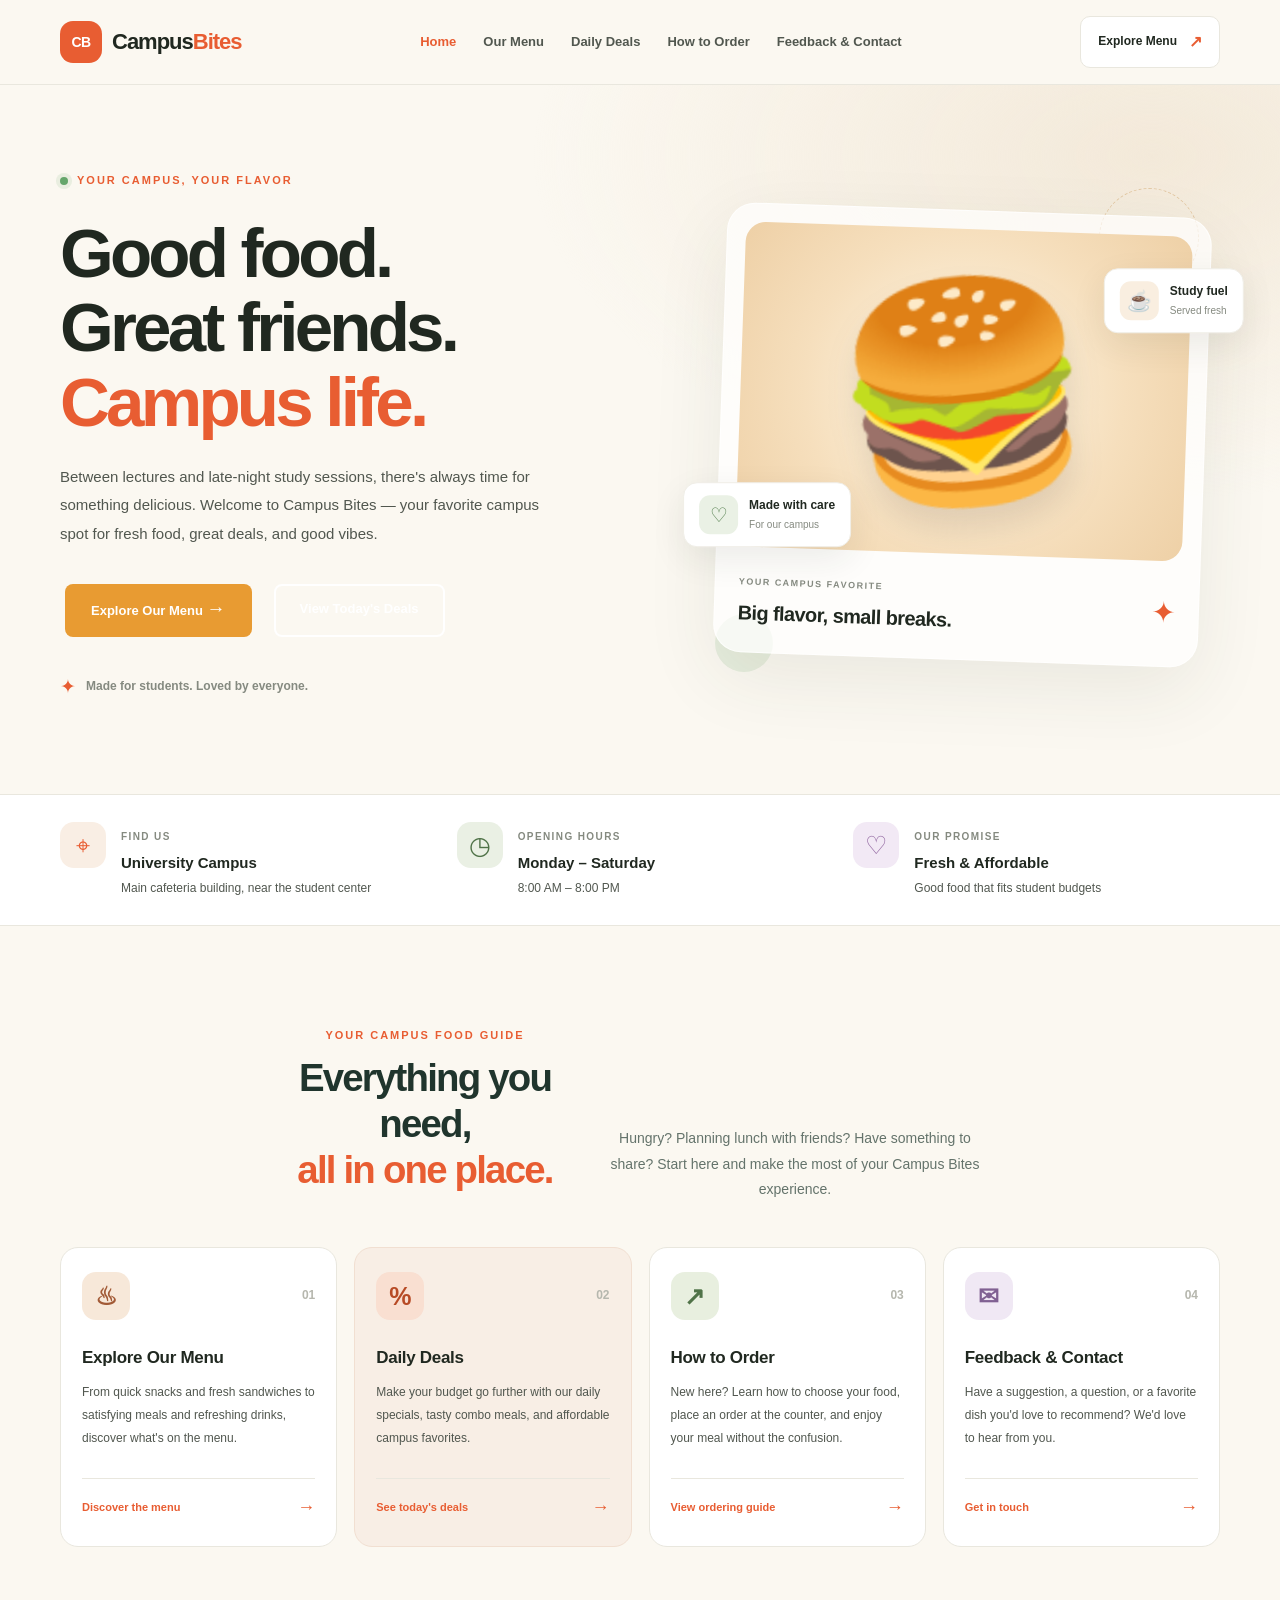
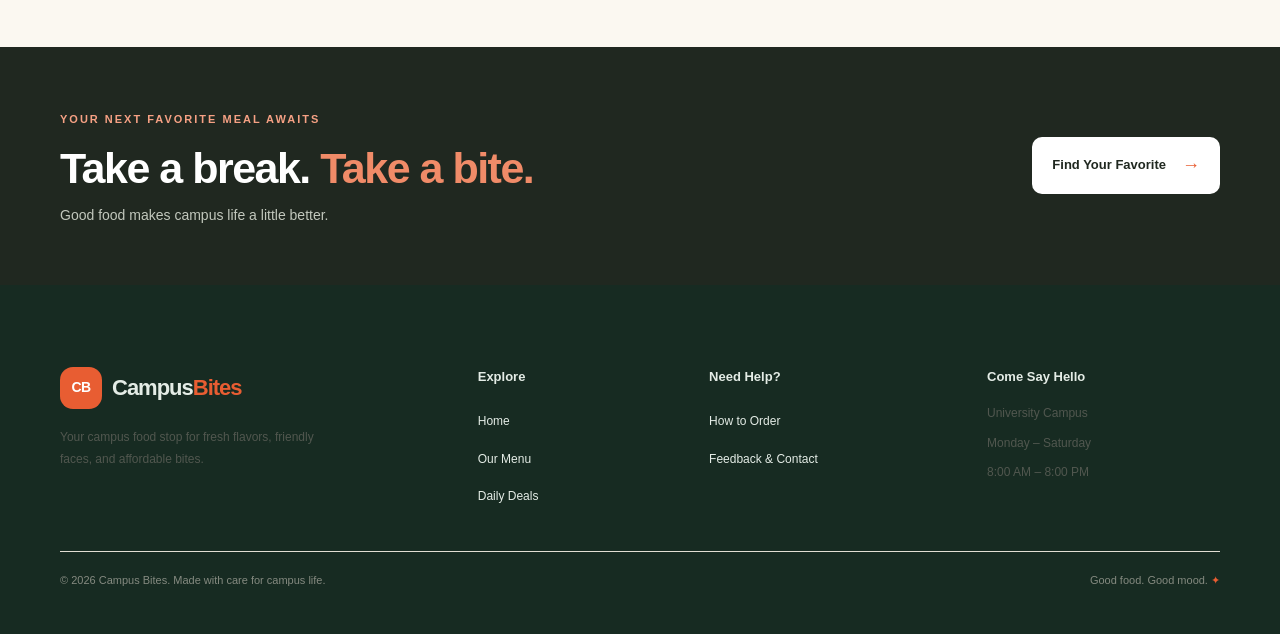
<file: src/index.html>
<!DOCTYPE html>
<html lang="en">
<head>
    <meta charset="UTF-8">
    <meta name="viewport" content="width=device-width, initial-scale=1.0">
    <meta name="description" content="Welcome to Campus Bites, your favorite university cafeteria. Explore our menu, daily deals, ordering guide, and contact information.">
    <title>Campus Bites | Your Campus, Your Flavor</title>
    <link rel="stylesheet" href="/styles/style.css">
</head>
<body>

    <!-- Header and Navigation -->
    <header class="site-header">
        <div class="container navbar">
            <a href="index.html" class="logo">
                <span class="logo-icon">CB</span>
                <span>Campus<span class="logo-accent">Bites</span></span>
            </a>

            <nav aria-label="Main navigation">
                <ul class="nav-links">
                    <li><a href="index.html" class="active">Home</a></li>
                    <li><a href="menu.html">Our Menu</a></li>
                    <li><a href="deals.html">Daily Deals</a></li>
                    <li><a href="order.html">How to Order</a></li>
                    <li><a href="feedback.html">Feedback & Contact</a></li>
                </ul>
            </nav>

            <a href="menu.html" class="nav-cta">Explore Menu <span>↗</span></a>
        </div>
    </header>

    <main>
        <!-- Hero Section -->
        <section class="hero">
            <div class="container hero-grid">
                <div class="hero-content">
                    <span class="eyebrow">
                        <span class="status-dot"></span>
                        YOUR CAMPUS, YOUR FLAVOR
                    </span>

                    <h1>Good food.<br>
                        Great friends.<br>
                        <span>Campus life.</span>
                    </h1>

                    <p class="hero-description">
                        Between lectures and late-night study sessions,
                        there's always time for something delicious.
                        Welcome to Campus Bites — your favorite campus
                        spot for fresh food, great deals, and good vibes.
                    </p>

                    <div class="hero-actions">
                        <a href="menu.html" class="btn btn-primary">
                            Explore Our Menu <span>→</span>
                        </a>
                        <a href="deals.html" class="btn btn-secondary">
                            View Today's Deals
                        </a>
                    </div>

                    <div class="hero-note">
                        <span class="note-icon">✦</span>
                        <p>Made for students. Loved by everyone.</p>
                    </div>
                </div>

                <div class="hero-visual">
                    <div class="visual-card">
                        <div class="food-illustration" aria-hidden="true">
                            <span class="food-emoji">🍔</span>
                        </div>

                        <div class="visual-caption">
                            <div>
                                <span class="caption-label">YOUR CAMPUS FAVORITE</span>
                                <h2>Big flavor, small breaks.</h2>
                            </div>
                            <span class="caption-star">✦</span>
                        </div>

                        <div class="floating-badge badge-top">
                            <span>☕</span>
                            <div>
                                <strong>Study fuel</strong>
                                <small>Served fresh</small>
                            </div>
                        </div>

                        <div class="floating-badge badge-bottom">
                            <span>♡</span>
                            <div>
                                <strong>Made with care</strong>
                                <small>For our campus</small>
                            </div>
                        </div>
                    </div>

                    <div class="decor decor-one"></div>
                    <div class="decor decor-two"></div>
                </div>
            </div>
        </section>

        <!-- Quick Information -->
        <section class="quick-info">
            <div class="container info-grid">
                <article class="info-item">
                    <div class="info-icon">⌖</div>
                    <div>
                        <span class="info-label">FIND US</span>
                        <h3>University Campus</h3>
                        <p>Main cafeteria building, near the student center</p>
                    </div>
                </article>

                <article class="info-item">
                    <div class="info-icon">◷</div>
                    <div>
                        <span class="info-label">OPENING HOURS</span>
                        <h3>Monday – Saturday</h3>
                        <p>8:00 AM – 8:00 PM</p>
                    </div>
                </article>

                <article class="info-item">
                    <div class="info-icon">♡</div>
                    <div>
                        <span class="info-label">OUR PROMISE</span>
                        <h3>Fresh & Affordable</h3>
                        <p>Good food that fits student budgets</p>
                    </div>
                </article>
            </div>
        </section>

        <!-- Explore Website -->
        <section class="explore-section">
            <div class="container">
                <div class="section-heading">
                    <div>
                        <span class="eyebrow">YOUR CAMPUS FOOD GUIDE</span>
                        <h2>Everything you need,<br>
                            <span>all in one place.</span>
                        </h2>
                    </div>
                    <p>
                        Hungry? Planning lunch with friends? Have something
                        to share? Start here and make the most of your
                        Campus Bites experience.
                    </p>
                </div>

                <div class="feature-grid">
                    <article class="feature-card">
                        <div class="feature-top">
                            <span class="feature-icon menu-icon">♨</span>
                            <span class="feature-number">01</span>
                        </div>
                        <h3>Explore Our Menu</h3>
                        <p>
                            From quick snacks and fresh sandwiches to
                            satisfying meals and refreshing drinks,
                            discover what's on the menu.
                        </p>
                        <a href="menu.html" class="feature-link">
                            Discover the menu <span>→</span>
                        </a>
                    </article>

                    <article class="feature-card highlighted">
                        <div class="feature-top">
                            <span class="feature-icon deals-icon">%</span>
                            <span class="feature-number">02</span>
                        </div>
                        <h3>Daily Deals</h3>
                        <p>
                            Make your budget go further with our daily
                            specials, tasty combo meals, and affordable
                            campus favorites.
                        </p>
                        <a href="deals.html" class="feature-link">
                            See today's deals <span>→</span>
                        </a>
                    </article>

                    <article class="feature-card">
                        <div class="feature-top">
                            <span class="feature-icon order-icon">↗</span>
                            <span class="feature-number">03</span>
                        </div>
                        <h3>How to Order</h3>
                        <p>
                            New here? Learn how to choose your food,
                            place an order at the counter, and enjoy
                            your meal without the confusion.
                        </p>
                        <a href="order.html" class="feature-link">
                            View ordering guide <span>→</span>
                        </a>
                    </article>

                    <article class="feature-card">
                        <div class="feature-top">
                            <span class="feature-icon feedback-icon">✉</span>
                            <span class="feature-number">04</span>
                        </div>
                        <h3>Feedback & Contact</h3>
                        <p>
                            Have a suggestion, a question, or a favorite
                            dish you'd love to recommend? We'd love to
                            hear from you.
                        </p>
                        <a href="feedback.html" class="feature-link">
                            Get in touch <span>→</span>
                        </a>
                    </article>
                </div>
            </div>
        </section>

        <!-- Closing Call to Action -->
        <section class="cta-section">
            <div class="container cta-content">
                <div>
                    <span class="eyebrow">YOUR NEXT FAVORITE MEAL AWAITS</span>
                    <h2>Take a break. <span>Take a bite.</span></h2>
                    <p>Good food makes campus life a little better.</p>
                </div>
                <a href="menu.html" class="btn btn-light">
                    Find Your Favorite <span>→</span>
                </a>
            </div>
        </section>
    </main>

    <!-- Footer -->
    <footer class="site-footer">
        <div class="container footer-main">
            <div class="footer-brand">
                <a href="index.html" class="logo footer-logo">
                    <span class="logo-icon">CB</span>
                    <span>Campus<span class="logo-accent">Bites</span></span>
                </a>
                <p>
                    Your campus food stop for fresh flavors,
                    friendly faces, and affordable bites.
                </p>
            </div>

            <div class="footer-links">
                <h3>Explore</h3>
                <a href="index.html">Home</a>
                <a href="menu.html">Our Menu</a>
                <a href="deals.html">Daily Deals</a>
            </div>

            <div class="footer-links">
                <h3>Need Help?</h3>
                <a href="order.html">How to Order</a>
                <a href="feedback.html">Feedback & Contact</a>
            </div>

            <div class="footer-hours">
                <h3>Come Say Hello</h3>
                <p>University Campus</p>
                <p>Monday – Saturday</p>
                <p>8:00 AM – 8:00 PM</p>
            </div>
        </div>

        <div class="container footer-bottom">
            <p>© 2026 Campus Bites. Made with care for campus life.</p>
            <p>Good food. Good mood. <span>✦</span></p>
        </div>
    </footer>

</body>
</html>
</file>
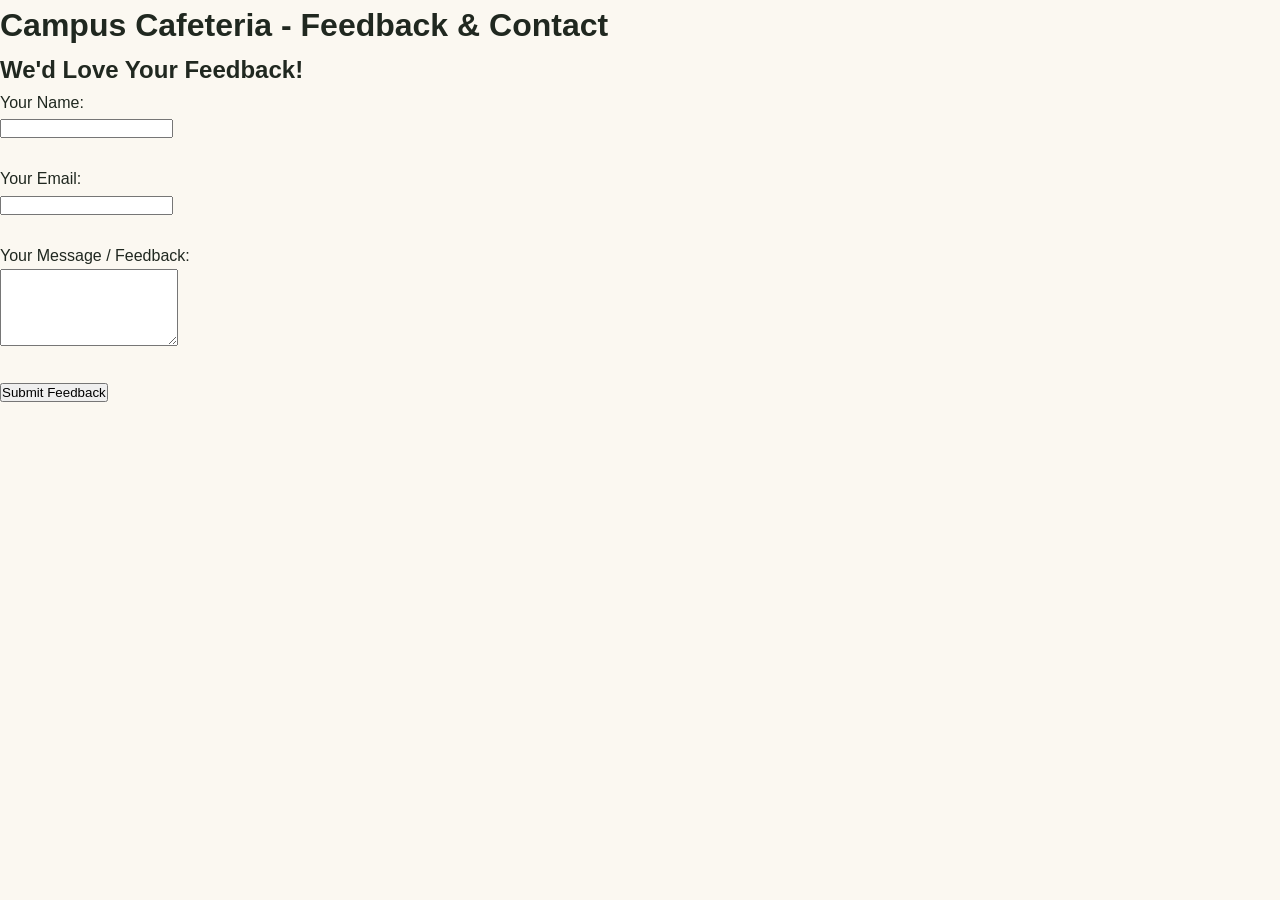
<file: feedback.html>
<!DOCTYPE html>
<html lang="en">
<head>
    <meta charset="UTF-8">
    <meta name="viewport" content="width=device-width, initial-scale=1.0">
    <title>Feedback & Contact - Campus Cafeteria</title>
    <link rel="stylesheet" href="styles/style.css">
</head>
<body>
    <header>
        <h1>Campus Cafeteria - Feedback & Contact</h1>
    </header>

    <main>
        <section>
            <h2>We'd Love Your Feedback!</h2>
            <form action="#" method="POST">
                <div>
                    <label for="name">Your Name:</label><br>
                    <input type="text" id="name" name="name" required>
                </div>
                <br>
                <div>
                    <label for="email">Your Email:</label><br>
                    <input type="email" id="email" name="email" required>
                </div>
                <br>
                <div>
                    <label for="message">Your Message / Feedback:</label><br>
                    <textarea id="message" name="message" rows="5" required></textarea>
                </div>
                <br>
                <button type="submit">Submit Feedback</button>
            </form>
        </section>
    </main>
</body>
</html>
</file>
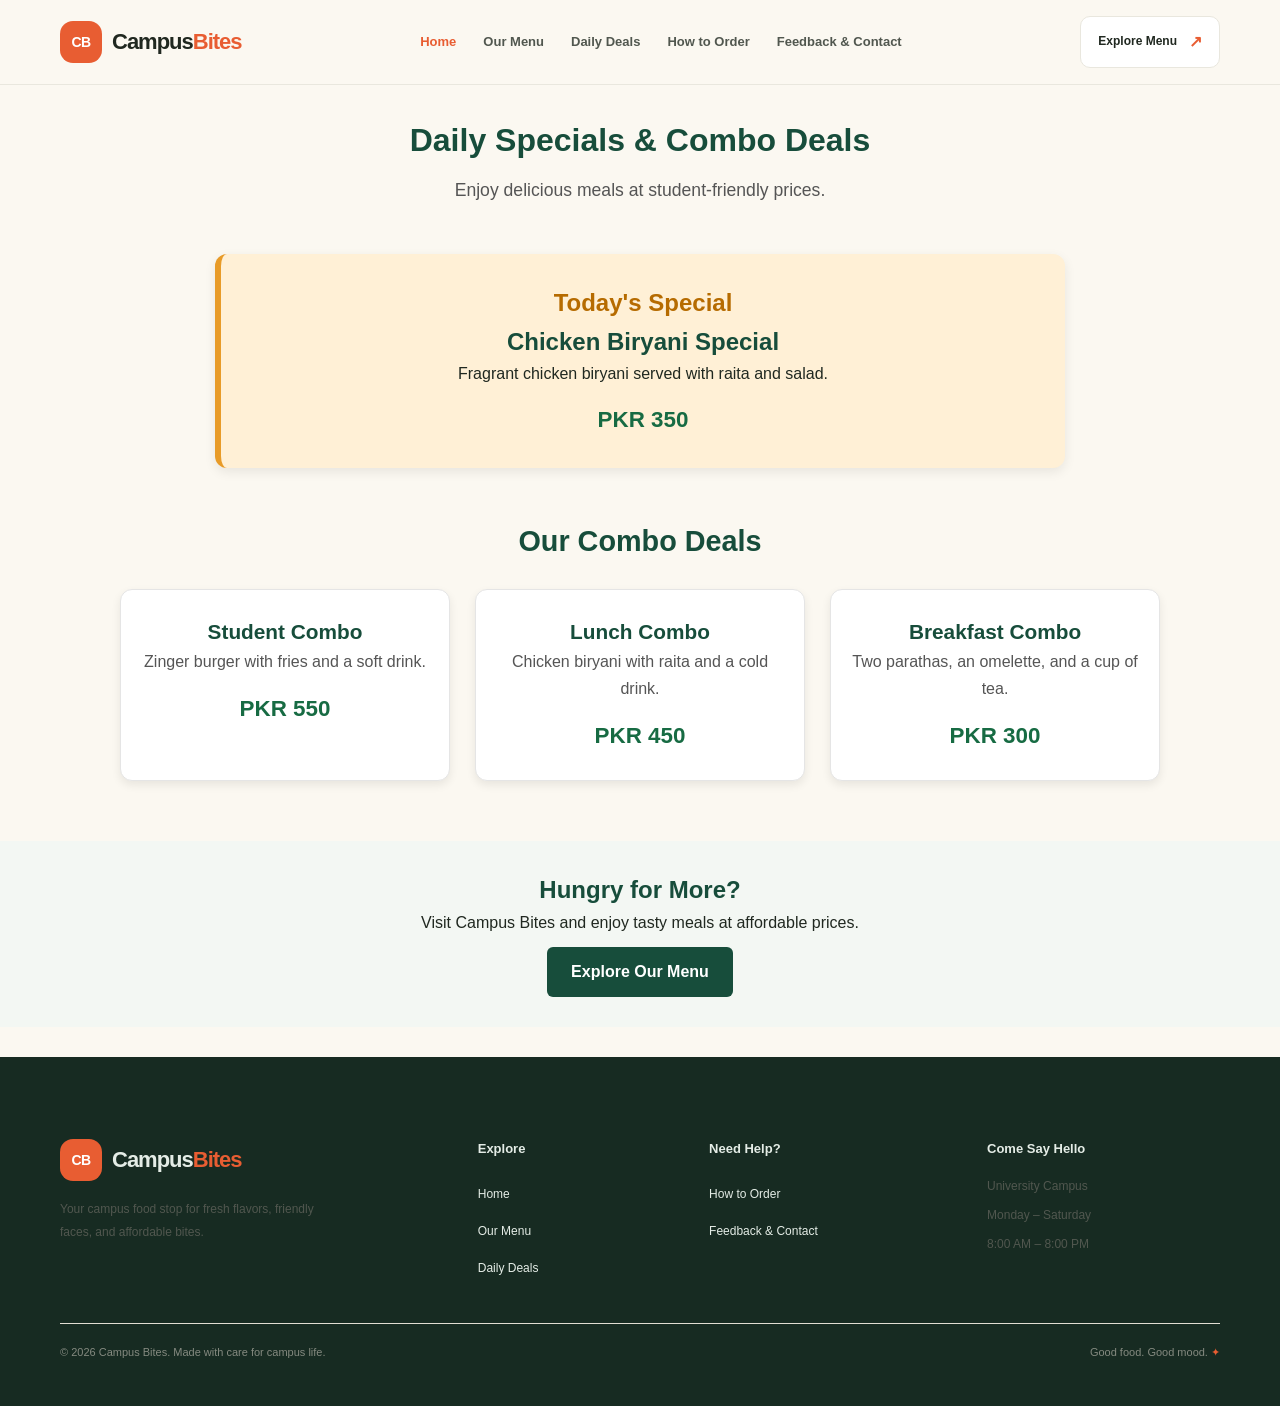
<file: src/deals.html>
<!DOCTYPE html>

<html lang="en">
<head>
<meta charset="UTF-8">
<meta name="viewport" content="width=device-width, initial-scale=1.0">
<title>Daily Specials & Deals | Campus Bites</title>
<link rel="stylesheet" href="../styles/style.css">
</head>
<body>
   <!-- Header and Navigation -->
    <header class="site-header">
        <div class="container navbar">
            <a href="index.html" class="logo">
                <span class="logo-icon">CB</span>
                <span>Campus<span class="logo-accent">Bites</span></span>
            </a>

            <nav aria-label="Main navigation">
                <ul class="nav-links">
                    <li><a href="index.html" class="active">Home</a></li>
                    <li><a href="menu.html">Our Menu</a></li>
                    <li><a href="deals.html">Daily Deals</a></li>
                    <li><a href="order.html">How to Order</a></li>
                    <li><a href="feedback.html">Feedback & Contact</a></li>
                </ul>
            </nav>

            <a href="menu.html" class="nav-cta">Explore Menu <span>↗</span></a>
        </div>
    </header>

<main>
    <section class="page-intro">
        <h2>Daily Specials & Combo Deals</h2>
        <p>Enjoy delicious meals at student-friendly prices.</p>
    </section>

    <section class="daily-special">
        <h2>Today's Special</h2>
        <h3>Chicken Biryani Special</h3>
        <p>Fragrant chicken biryani served with raita and salad.</p>
        <p class="price">PKR 350</p>
    </section>

    <section class="deals-section">
        <h2>Our Combo Deals</h2>

        <div class="deals-container">
            <article class="deal-card">
                <h3>Student Combo</h3>
                <p>Zinger burger with fries and a soft drink.</p>
                <p class="price">PKR 550</p>
            </article>

            <article class="deal-card">
                <h3>Lunch Combo</h3>
                <p>Chicken biryani with raita and a cold drink.</p>
                <p class="price">PKR 450</p>
            </article>

            <article class="deal-card">
                <h3>Breakfast Combo</h3>
                <p>Two parathas, an omelette, and a cup of tea.</p>
                <p class="price">PKR 300</p>
            </article>
        </div>
    </section>

    <section class="deal-note">
        <h2>Hungry for More?</h2>
        <p>Visit Campus Bites and enjoy tasty meals at affordable prices.</p>
        <a class="deal-button" href="menu.html">Explore Our Menu</a>
    </section>
</main>

<!-- Footer -->
    <footer class="site-footer">
        <div class="container footer-main">
            <div class="footer-brand">
                <a href="index.html" class="logo footer-logo">
                    <span class="logo-icon">CB</span>
                    <span>Campus<span class="logo-accent">Bites</span></span>
                </a>
                <p>
                    Your campus food stop for fresh flavors,
                    friendly faces, and affordable bites.
                </p>
            </div>

            <div class="footer-links">
                <h3>Explore</h3>
                <a href="index.html">Home</a>
                <a href="menu.html">Our Menu</a>
                <a href="deals.html">Daily Deals</a>
            </div>

            <div class="footer-links">
                <h3>Need Help?</h3>
                <a href="order.html">How to Order</a>
                <a href="feedback.html">Feedback & Contact</a>
            </div>

            <div class="footer-hours">
                <h3>Come Say Hello</h3>
                <p>University Campus</p>
                <p>Monday – Saturday</p>
                <p>8:00 AM – 8:00 PM</p>
            </div>
        </div>

        <div class="container footer-bottom">
            <p>© 2026 Campus Bites. Made with care for campus life.</p>
            <p>Good food. Good mood. <span>✦</span></p>
        </div>
    </footer>



</body>
</html>
</file>
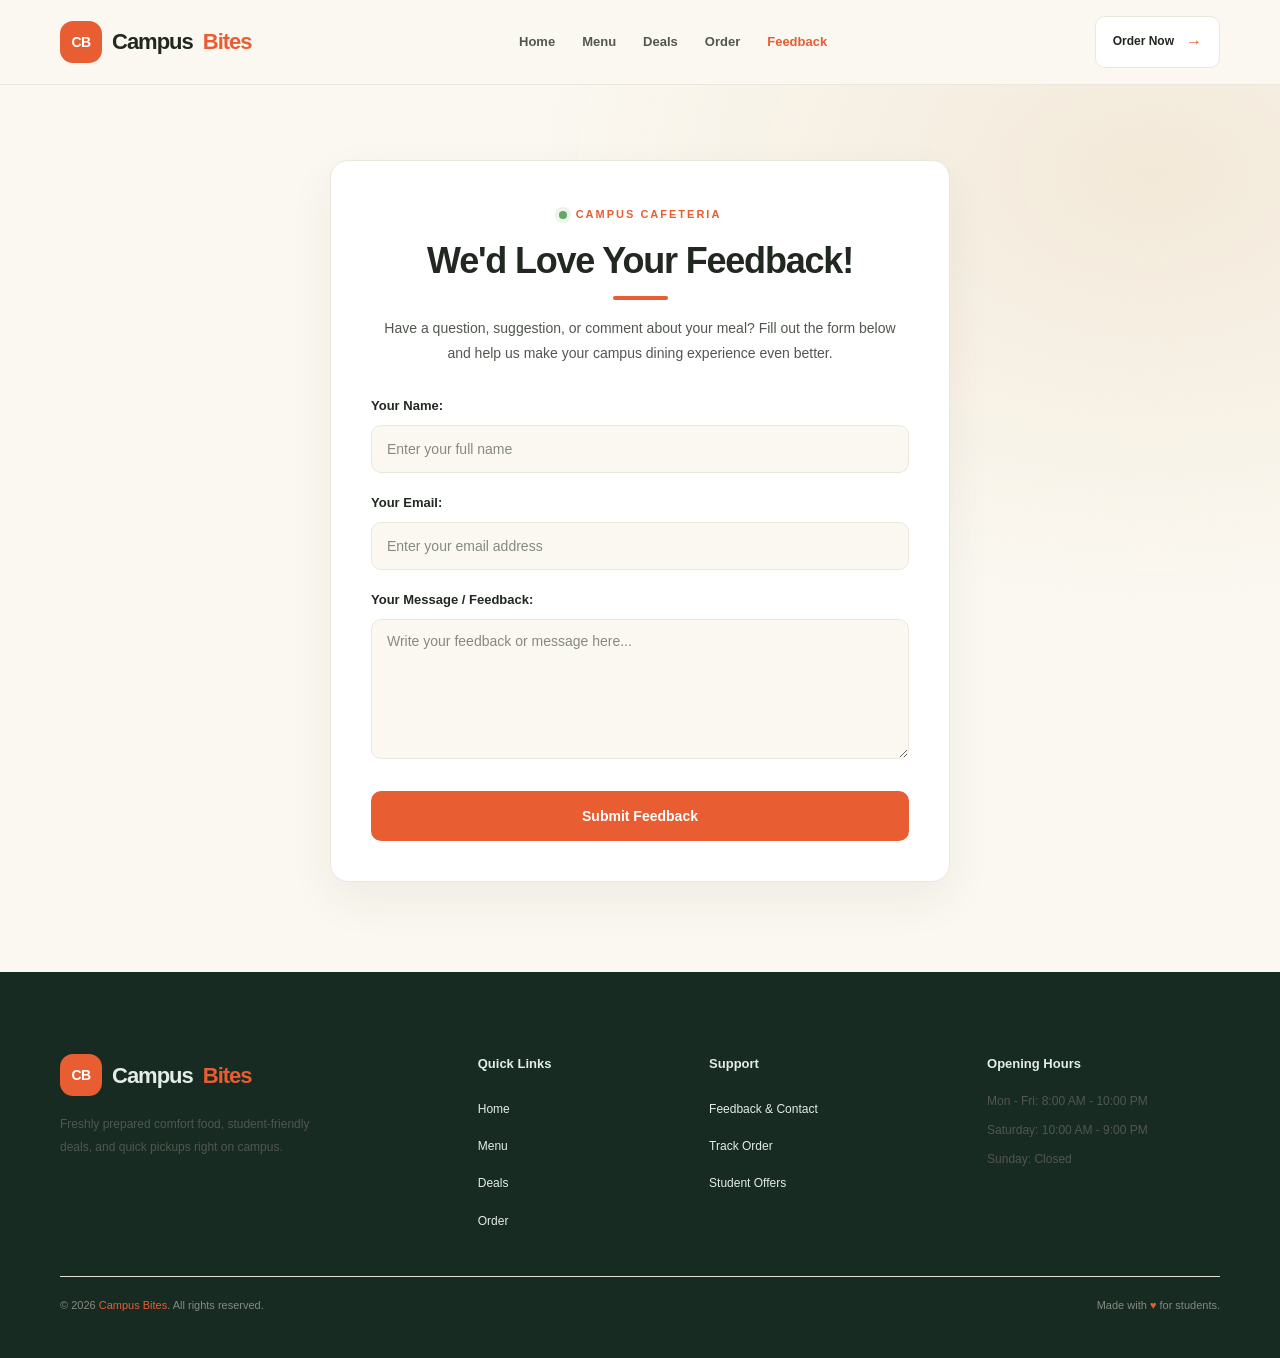
<file: src/feedback.html>
<!DOCTYPE html>
<html lang="en">
<head>
    <meta charset="UTF-8">
    <meta name="viewport" content="width=device-width, initial-scale=1.0">
    <title>Feedback &amp; Contact - Campus Bites</title>
    <link rel="stylesheet" href="/styles/style.css">
</head>
<body>

    <!-- Header & Navigation (Matches Index Theme) -->
    <header class="site-header">
        <div class="container navbar">
            <a href="index.html" class="logo">
                <span class="logo-icon">CB</span>
                Campus<span class="logo-accent">Bites</span>
            </a>

            <nav aria-label="Main Navigation">
                <ul class="nav-links">
                    <li><a href="index.html">Home</a></li>
                    <li><a href="menu.html">Menu</a></li>
                    <li><a href="deals.html">Deals</a></li>
                    <li><a href="order.html">Order</a></li>
                    <li><a href="feedback.html" class="active">Feedback</a></li>
                </ul>
            </nav>

            <a href="order.html" class="nav-cta">
                Order Now <span>&rarr;</span>
            </a>
        </div>
    </header>

    <!-- Main Feedback Form Section -->
    <main class="feedback-main">
        <section class="feedback-card">
            <div class="feedback-intro">
                <span class="eyebrow">
                    <span class="status-dot"></span> CAMPUS CAFETERIA
                </span>
                <h1>We'd Love Your Feedback!</h1>
                <p>
                    Have a question, suggestion, or comment about your meal? Fill out the form below and help us make your campus dining experience even better.
                </p>
            </div>

            <form class="feedback-form" action="#" method="POST">
                <div class="form-group">
                    <label for="name">Your Name:</label>
                    <input type="text" id="name" name="name" placeholder="Enter your full name" required>
                </div>
                
                <div class="form-group">
                    <label for="email">Your Email:</label>
                    <input type="email" id="email" name="email" placeholder="Enter your email address" required>
                </div>

                <div class="form-group">
                    <label for="message">Your Message / Feedback:</label>
                    <textarea id="message" name="message" rows="5" placeholder="Write your feedback or message here..." required></textarea>
                </div>

                <button type="submit">Submit Feedback</button>
            </form>
        </section>
    </main>

    <!-- Footer (Matches Index Theme) -->
    <footer class="site-footer">
        <div class="container footer-main">
            <div class="footer-brand">
                <a href="index.html" class="logo">
                    <span class="logo-icon">CB</span>
                    Campus<span class="logo-accent">Bites</span>
                </a>
                <p>
                    Freshly prepared comfort food, student-friendly deals, and quick pickups right on campus.
                </p>
            </div>

            <div class="footer-links">
                <h3>Quick Links</h3>
                <a href="index.html">Home</a>
                <a href="menu.html">Menu</a>
                <a href="deals.html">Deals</a>
                <a href="order.html">Order</a>
            </div>

            <div class="footer-links">
                <h3>Support</h3>
                <a href="feedback.html">Feedback &amp; Contact</a>
                <a href="order.html">Track Order</a>
                <a href="deals.html">Student Offers</a>
            </div>

            <div class="footer-hours">
                <h3>Opening Hours</h3>
                <p>Mon - Fri: 8:00 AM - 10:00 PM</p>
                <p>Saturday: 10:00 AM - 9:00 PM</p>
                <p>Sunday: Closed</p>
            </div>
        </div>

        <div class="container footer-bottom">
            <p>&copy; 2026 <span>Campus Bites</span>. All rights reserved.</p>
            <p>Made with <span>&hearts;</span> for students.</p>
        </div>
    </footer>

</body>
</html>
</file>
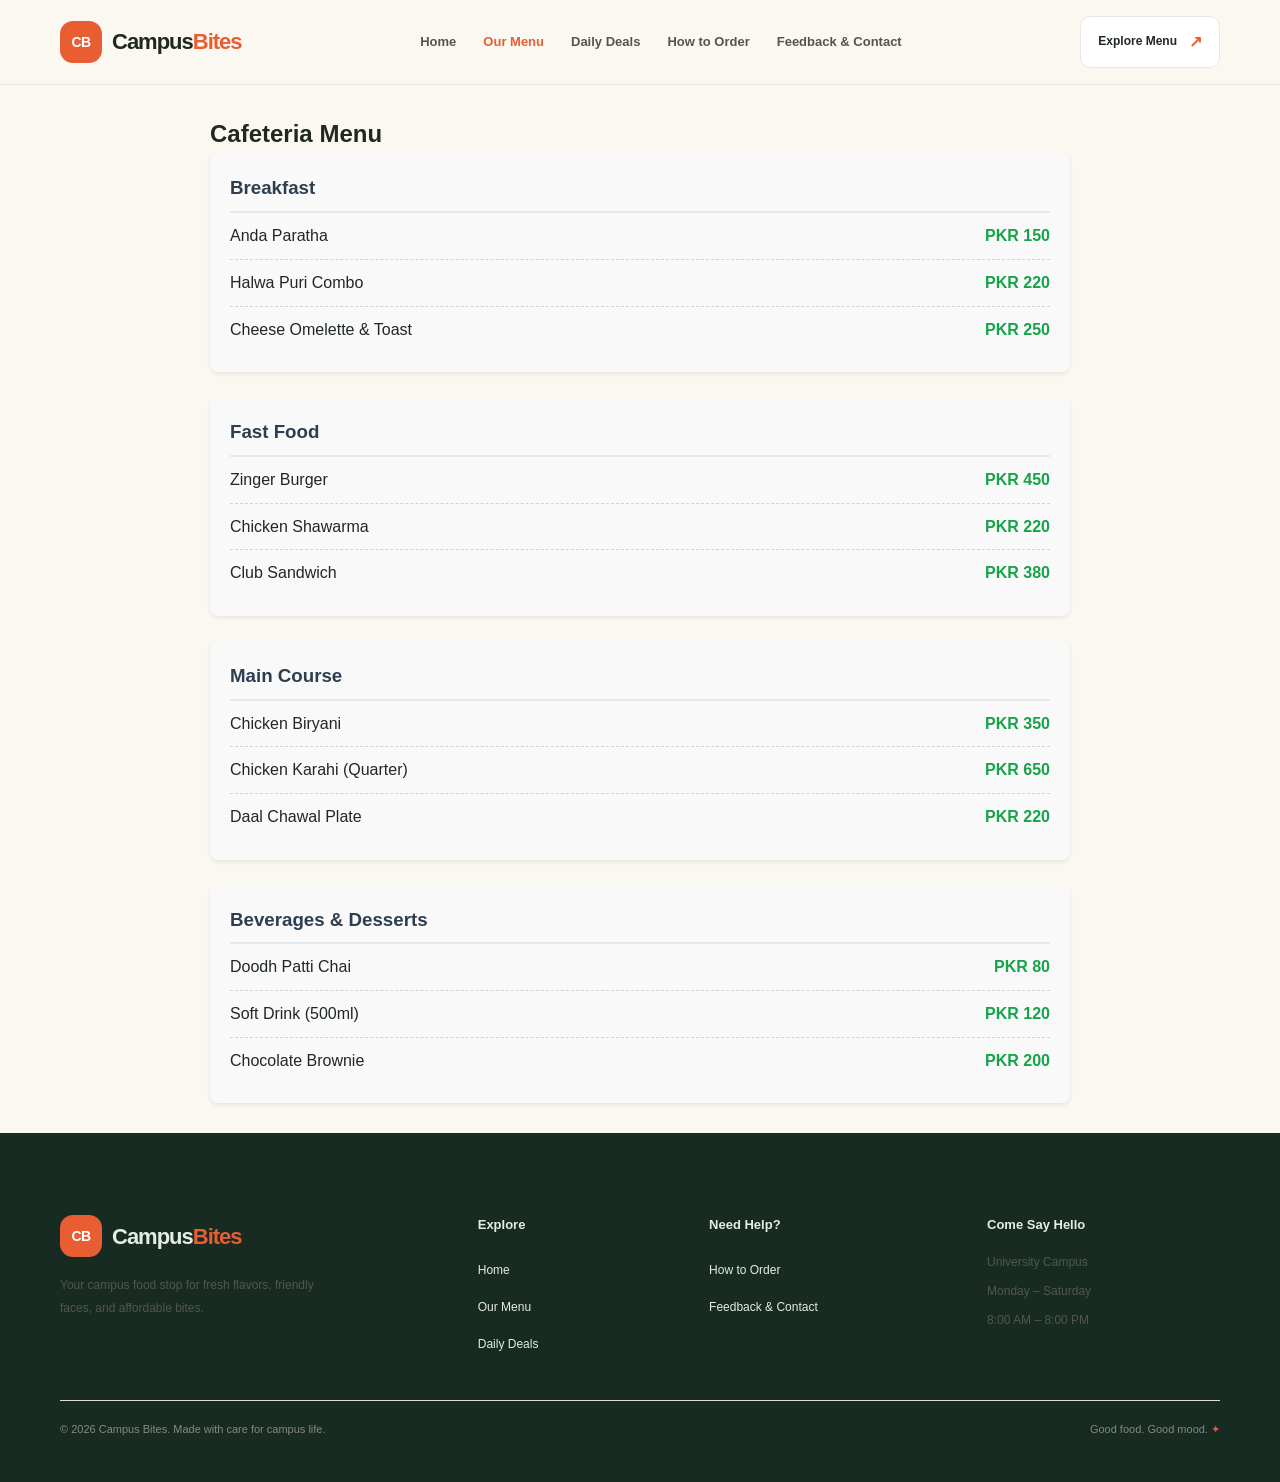
<file: src/menu.html>
<!DOCTYPE html>
<html lang="en">
<head>
  <meta charset="UTF-8">
  <meta name="viewport" content="width=device-width, initial-scale=1.0">
  <title>Campus Cafeteria - Menu</title>
  <link rel="stylesheet" href="../styles/style.css">
</head>
<body>

   <!-- Header and Navigation -->
    <header class="site-header">
        <div class="container navbar">
            <a href="index.html" class="logo">
                <span class="logo-icon">CB</span>
                <span>Campus<span class="logo-accent">Bites</span></span>
            </a>

            <nav aria-label="Main navigation">
                <ul class="nav-links">
                    <li><a href="index.html" >Home</a></li>
                    <li><a href="menu.html" class="active">Our Menu</a></li>
                    <li><a href="deals.html">Daily Deals</a></li>
                    <li><a href="order.html">How to Order</a></li>
                    <li><a href="feedback.html">Feedback & Contact</a></li>
                </ul>
            </nav>

            <a href="menu.html" class="nav-cta">Explore Menu <span>↗</span></a>
        </div>
    </header>


  <main class="menu-container">
    <h2>Cafeteria Menu</h2>

    <!-- Breakfast Category -->
    <section class="menu-category">
      <h3>Breakfast</h3>
      <ul class="menu-list">
        <li><span>Anda Paratha</span> <span class="price">PKR 150</span></li>
        <li><span>Halwa Puri Combo</span> <span class="price">PKR 220</span></li>
        <li><span>Cheese Omelette & Toast</span> <span class="price">PKR 250</span></li>
      </ul>
    </section>

    <!-- Fast Food Category -->
    <section class="menu-category">
      <h3>Fast Food</h3>
      <ul class="menu-list">
        <li><span>Zinger Burger</span> <span class="price">PKR 450</span></li>
        <li><span>Chicken Shawarma</span> <span class="price">PKR 220</span></li>
        <li><span>Club Sandwich</span> <span class="price">PKR 380</span></li>
      </ul>
    </section>

    <!-- Main Course Category -->
    <section class="menu-category">
      <h3>Main Course</h3>
      <ul class="menu-list">
        <li><span>Chicken Biryani</span> <span class="price">PKR 350</span></li>
        <li><span>Chicken Karahi (Quarter)</span> <span class="price">PKR 650</span></li>
        <li><span>Daal Chawal Plate</span> <span class="price">PKR 220</span></li>
      </ul>
    </section>

    <!-- Beverages & Desserts Category -->
    <section class="menu-category">
      <h3>Beverages & Desserts</h3>
      <ul class="menu-list">
        <li><span>Doodh Patti Chai</span> <span class="price">PKR 80</span></li>
        <li><span>Soft Drink (500ml)</span> <span class="price">PKR 120</span></li>
        <li><span>Chocolate Brownie</span> <span class="price">PKR 200</span></li>
      </ul>
    </section>
  </main>

   <!-- Footer -->
    <footer class="site-footer">
        <div class="container footer-main">
            <div class="footer-brand">
                <a href="index.html" class="logo footer-logo">
                    <span class="logo-icon">CB</span>
                    <span>Campus<span class="logo-accent">Bites</span></span>
                </a>
                <p>
                    Your campus food stop for fresh flavors,
                    friendly faces, and affordable bites.
                </p>
            </div>

            <div class="footer-links">
                <h3>Explore</h3>
                <a href="index.html">Home</a>
                <a href="menu.html">Our Menu</a>
                <a href="deals.html">Daily Deals</a>
            </div>

            <div class="footer-links">
                <h3>Need Help?</h3>
                <a href="order.html">How to Order</a>
                <a href="feedback.html">Feedback & Contact</a>
            </div>

            <div class="footer-hours">
                <h3>Come Say Hello</h3>
                <p>University Campus</p>
                <p>Monday – Saturday</p>
                <p>8:00 AM – 8:00 PM</p>
            </div>
        </div>

        <div class="container footer-bottom">
            <p>© 2026 Campus Bites. Made with care for campus life.</p>
            <p>Good food. Good mood. <span>✦</span></p>
        </div>
    </footer>


</body>
</html>
</file>
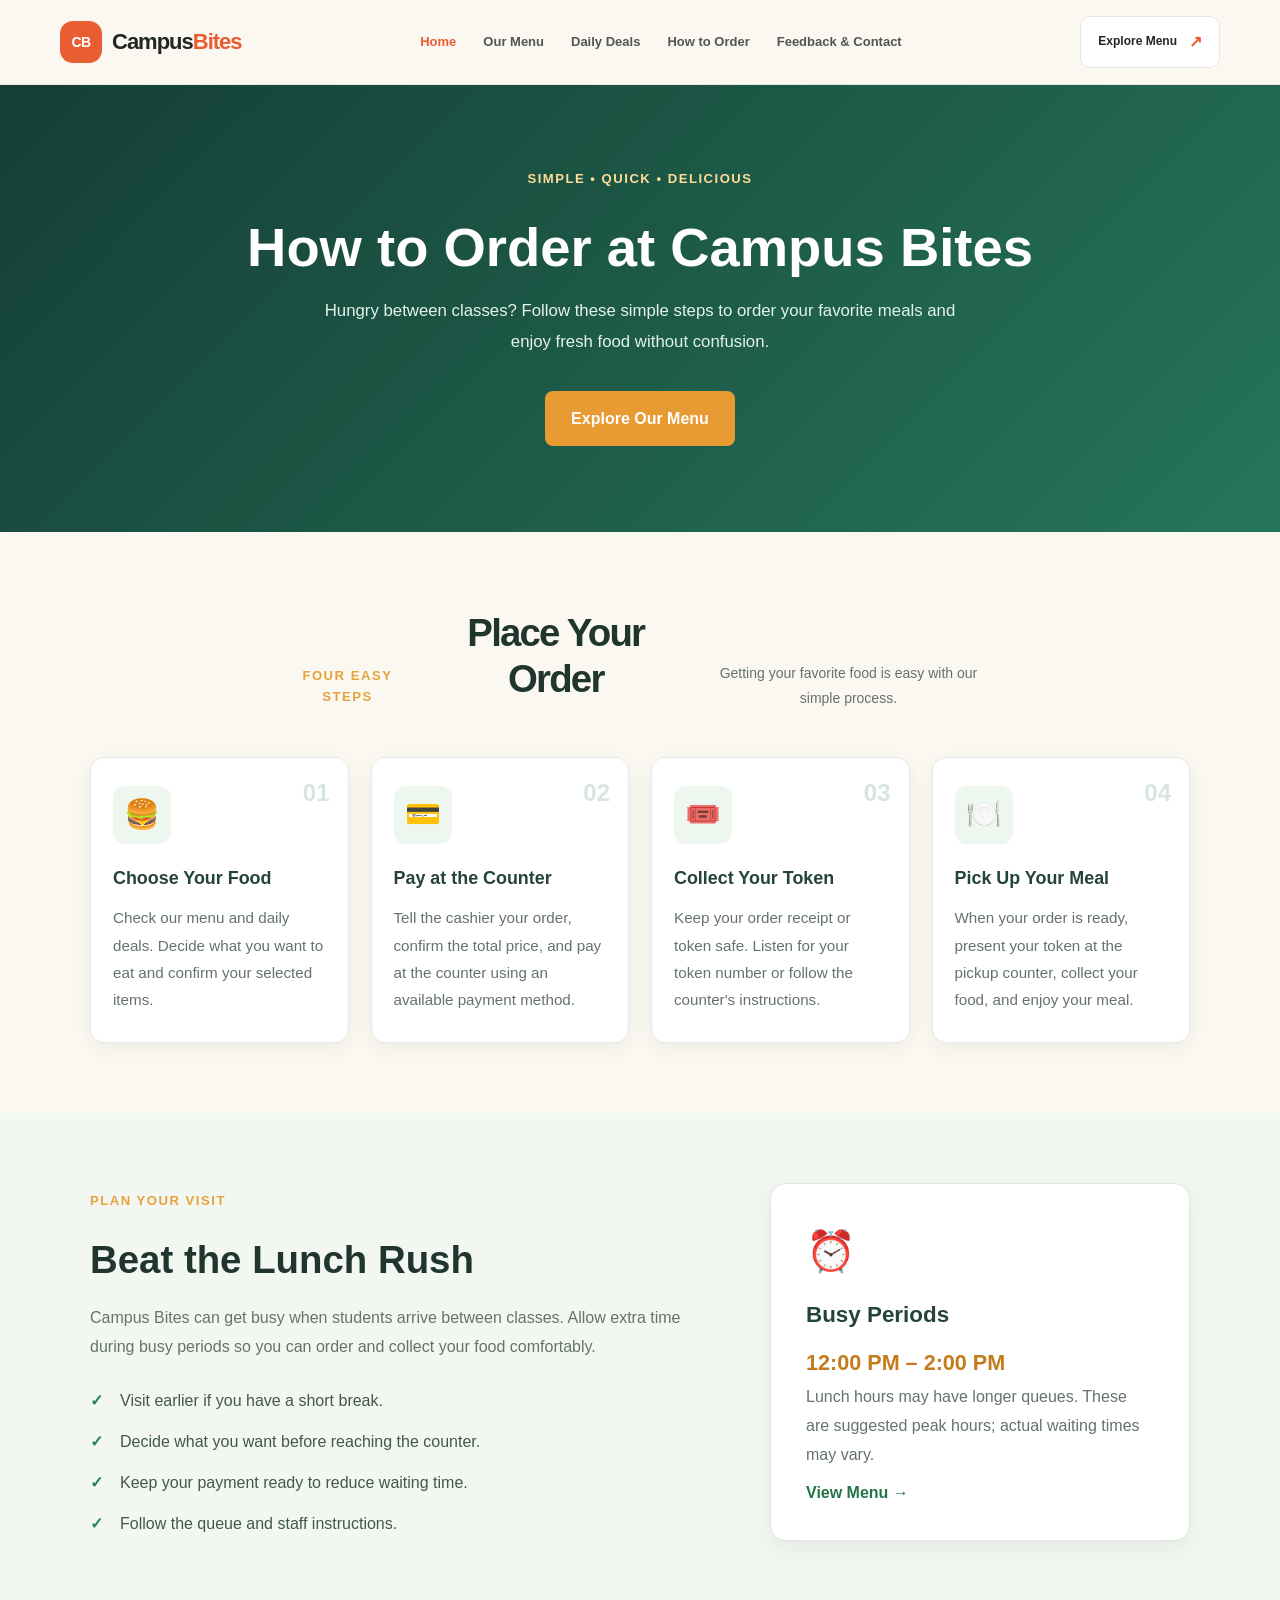
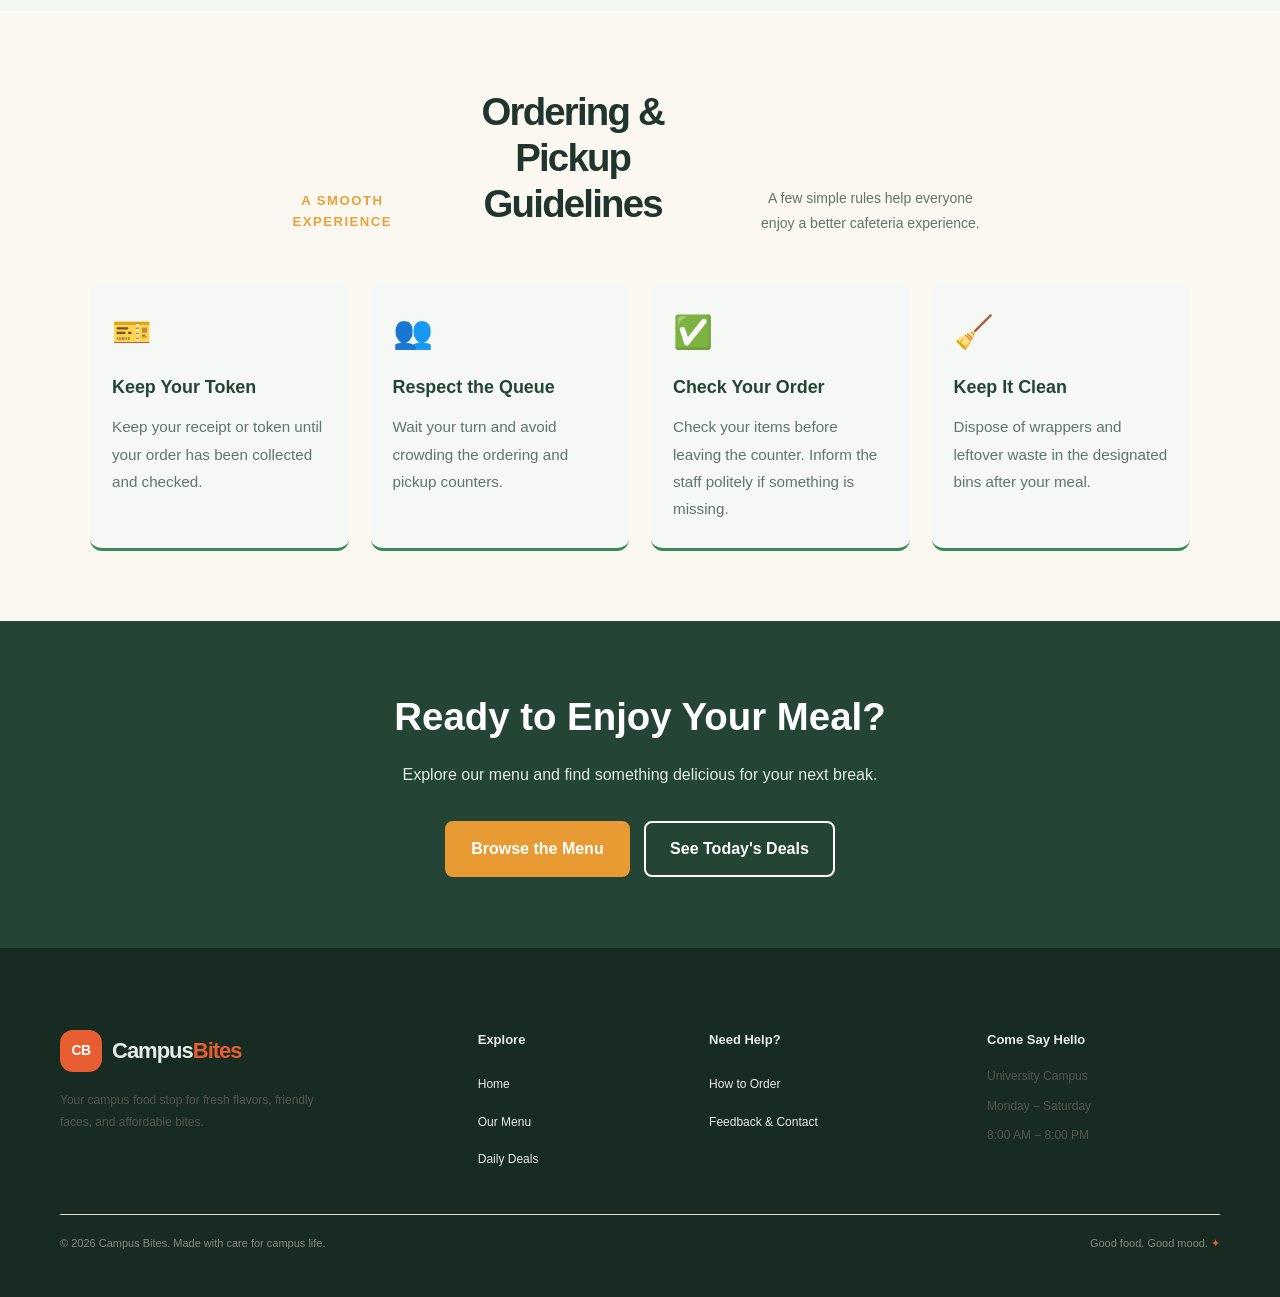
<file: src/order.html>
<!DOCTYPE html>
<html lang="en">
<head>
    <meta charset="UTF-8">
    <meta name="viewport" content="width=device-width, initial-scale=1.0">
    <meta name="description" content="Learn how to order food at Campus Bites cafeteria.">
    <title>How to Order | Campus Bites</title>
    <link rel="stylesheet" href="../styles/style.css">
</head>
<body>

   <!-- Header and Navigation -->
    <header class="site-header">
        <div class="container navbar">
            <a href="index.html" class="logo">
                <span class="logo-icon">CB</span>
                <span>Campus<span class="logo-accent">Bites</span></span>
            </a>

            <nav aria-label="Main navigation">
                <ul class="nav-links">
                    <li><a href="index.html" class="active">Home</a></li>
                    <li><a href="menu.html">Our Menu</a></li>
                    <li><a href="deals.html">Daily Deals</a></li>
                    <li><a href="order.html">How to Order</a></li>
                    <li><a href="feedback.html">Feedback & Contact</a></li>
                </ul>
            </nav>

            <a href="menu.html" class="nav-cta">Explore Menu <span>↗</span></a>
        </div>
    </header>

    <main>
        <!-- Page Introduction -->
        <section class="order-hero">
            <div class="container">
                <span class="section-tag">Simple • Quick • Delicious</span>
                <h1>How to Order at Campus Bites</h1>
                <p>
                    Hungry between classes? Follow these simple steps to order
                    your favorite meals and enjoy fresh food without confusion.
                </p>
                <a href="menu.html" class="btn-primary">Explore Our Menu</a>
            </div>
        </section>

        <!-- Ordering Steps -->
        <section class="section-padding">
            <div class="container">
                <div class="section-heading">
                    <span class="section-tag">Four Easy Steps</span>
                    <h2>Place Your Order</h2>
                    <p>Getting your favorite food is easy with our simple process.</p>
                </div>

                <div class="order-steps">
                    <article class="order-card">
                        <div class="step-number">01</div>
                        <div class="step-icon" aria-hidden="true">🍔</div>
                        <h3>Choose Your Food</h3>
                        <p>
                            Check our menu and daily deals. Decide what you want
                            to eat and confirm your selected items.
                        </p>
                    </article>

                    <article class="order-card">
                        <div class="step-number">02</div>
                        <div class="step-icon" aria-hidden="true">💳</div>
                        <h3>Pay at the Counter</h3>
                        <p>
                            Tell the cashier your order, confirm the total price,
                            and pay at the counter using an available payment method.
                        </p>
                    </article>

                    <article class="order-card">
                        <div class="step-number">03</div>
                        <div class="step-icon" aria-hidden="true">🎟️</div>
                        <h3>Collect Your Token</h3>
                        <p>
                            Keep your order receipt or token safe. Listen for
                            your token number or follow the counter's instructions.
                        </p>
                    </article>

                    <article class="order-card">
                        <div class="step-number">04</div>
                        <div class="step-icon" aria-hidden="true">🍽️</div>
                        <h3>Pick Up Your Meal</h3>
                        <p>
                            When your order is ready, present your token at the
                            pickup counter, collect your food, and enjoy your meal.
                        </p>
                    </article>
                </div>
            </div>
        </section>

        <!-- Peak Hours -->
        <section class="peak-section section-padding">
            <div class="container peak-layout">
                <div class="peak-content">
                    <span class="section-tag">Plan Your Visit</span>
                    <h2>Beat the Lunch Rush</h2>
                    <p>
                        Campus Bites can get busy when students arrive between
                        classes. Allow extra time during busy periods so you can
                        order and collect your food comfortably.
                    </p>

                    <ul class="guideline-list">
                        <li>Visit earlier if you have a short break.</li>
                        <li>Decide what you want before reaching the counter.</li>
                        <li>Keep your payment ready to reduce waiting time.</li>
                        <li>Follow the queue and staff instructions.</li>
                    </ul>
                </div>

                <aside class="peak-card">
                    <div class="peak-icon" aria-hidden="true">⏰</div>
                    <h3>Busy Periods</h3>
                    <p class="peak-time">12:00 PM – 2:00 PM</p>
                    <p>
                        Lunch hours may have longer queues. These are suggested
                        peak hours; actual waiting times may vary.
                    </p>
                    <a href="menu.html" class="text-link">View Menu &rarr;</a>
                </aside>
            </div>
        </section>

        <!-- Pickup Guidelines -->
        <section class="section-padding">
            <div class="container">
                <div class="section-heading">
                    <span class="section-tag">A Smooth Experience</span>
                    <h2>Ordering & Pickup Guidelines</h2>
                    <p>A few simple rules help everyone enjoy a better cafeteria experience.</p>
                </div>

                <div class="guidelines-grid">
                    <article class="guideline-card">
                        <span class="guideline-icon" aria-hidden="true">🎫</span>
                        <h3>Keep Your Token</h3>
                        <p>
                            Keep your receipt or token until your order has
                            been collected and checked.
                        </p>
                    </article>

                    <article class="guideline-card">
                        <span class="guideline-icon" aria-hidden="true">👥</span>
                        <h3>Respect the Queue</h3>
                        <p>
                            Wait your turn and avoid crowding the ordering
                            and pickup counters.
                        </p>
                    </article>

                    <article class="guideline-card">
                        <span class="guideline-icon" aria-hidden="true">✅</span>
                        <h3>Check Your Order</h3>
                        <p>
                            Check your items before leaving the counter.
                            Inform the staff politely if something is missing.
                        </p>
                    </article>

                    <article class="guideline-card">
                        <span class="guideline-icon" aria-hidden="true">🧹</span>
                        <h3>Keep It Clean</h3>
                        <p>
                            Dispose of wrappers and leftover waste in the
                            designated bins after your meal.
                        </p>
                    </article>
                </div>
            </div>
        </section>

        <!-- Call to Action -->
        <section class="order-cta">
            <div class="container">
                <h2>Ready to Enjoy Your Meal?</h2>
                <p>Explore our menu and find something delicious for your next break.</p>
                <a href="menu.html" class="btn-primary">Browse the Menu</a>
                <a href="deals.html" class="btn-secondary">See Today's Deals</a>
            </div>
        </section>
    </main>

     <!-- Footer -->
    <footer class="site-footer">
        <div class="container footer-main">
            <div class="footer-brand">
                <a href="index.html" class="logo footer-logo">
                    <span class="logo-icon">CB</span>
                    <span>Campus<span class="logo-accent">Bites</span></span>
                </a>
                <p>
                    Your campus food stop for fresh flavors,
                    friendly faces, and affordable bites.
                </p>
            </div>

            <div class="footer-links">
                <h3>Explore</h3>
                <a href="index.html">Home</a>
                <a href="menu.html">Our Menu</a>
                <a href="deals.html">Daily Deals</a>
            </div>

            <div class="footer-links">
                <h3>Need Help?</h3>
                <a href="order.html">How to Order</a>
                <a href="feedback.html">Feedback & Contact</a>
            </div>

            <div class="footer-hours">
                <h3>Come Say Hello</h3>
                <p>University Campus</p>
                <p>Monday – Saturday</p>
                <p>8:00 AM – 8:00 PM</p>
            </div>
        </div>

        <div class="container footer-bottom">
            <p>© 2026 Campus Bites. Made with care for campus life.</p>
            <p>Good food. Good mood. <span>✦</span></p>
        </div>
    </footer>

</body>
</html>
</file>
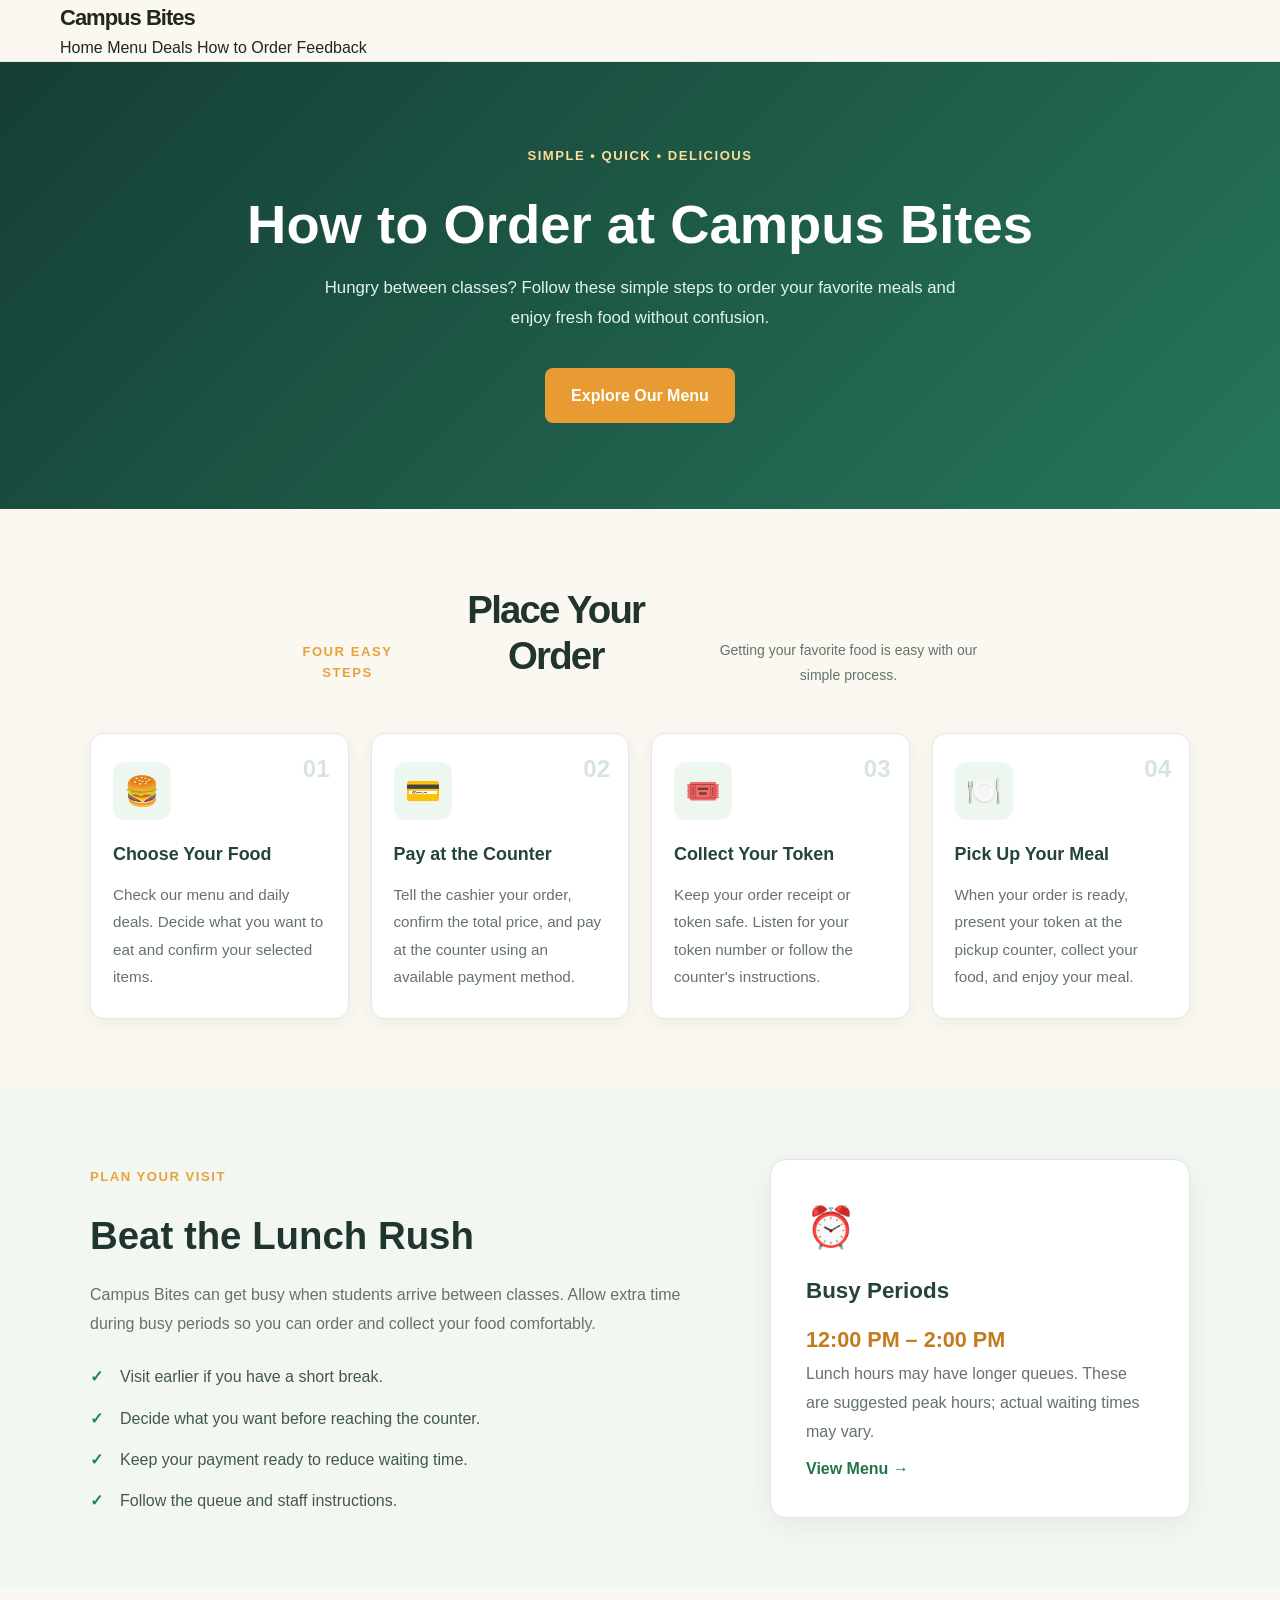
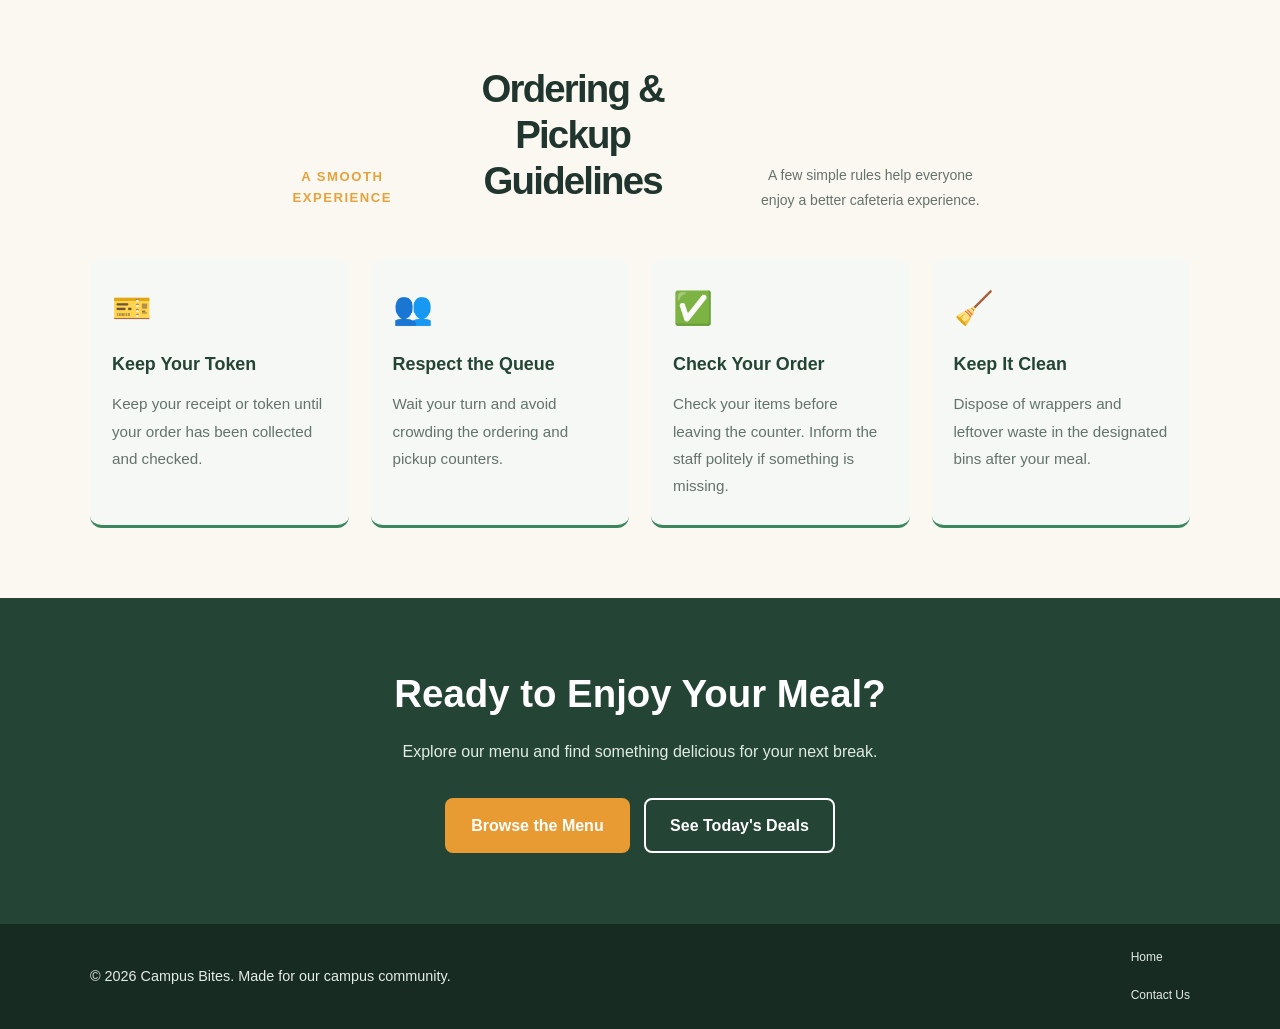
<file: src/orders.html>
<!DOCTYPE html>
<html lang="en">
<head>
    <meta charset="UTF-8">
    <meta name="viewport" content="width=device-width, initial-scale=1.0">
    <meta name="description" content="Learn how to order food at Campus Bites cafeteria.">
    <title>How to Order | Campus Bites</title>
    <link rel="stylesheet" href="../styles/style.css">
</head>
<body>

    <header class="site-header">
        <div class="container header-content">
            <a href="index.html" class="logo">Campus Bites</a>

            <nav class="main-nav" aria-label="Main navigation">
                <a href="index.html">Home</a>
                <a href="menu.html">Menu</a>
                <a href="deals.html">Deals</a>
                <a href="order.html" class="active" aria-current="page">How to Order</a>
                <a href="feedback.html">Feedback</a>
            </nav>
        </div>
    </header>

    <main>
        <!-- Page Introduction -->
        <section class="order-hero">
            <div class="container">
                <span class="section-tag">Simple • Quick • Delicious</span>
                <h1>How to Order at Campus Bites</h1>
                <p>
                    Hungry between classes? Follow these simple steps to order
                    your favorite meals and enjoy fresh food without confusion.
                </p>
                <a href="menu.html" class="btn-primary">Explore Our Menu</a>
            </div>
        </section>

        <!-- Ordering Steps -->
        <section class="section-padding">
            <div class="container">
                <div class="section-heading">
                    <span class="section-tag">Four Easy Steps</span>
                    <h2>Place Your Order</h2>
                    <p>Getting your favorite food is easy with our simple process.</p>
                </div>

                <div class="order-steps">
                    <article class="order-card">
                        <div class="step-number">01</div>
                        <div class="step-icon" aria-hidden="true">🍔</div>
                        <h3>Choose Your Food</h3>
                        <p>
                            Check our menu and daily deals. Decide what you want
                            to eat and confirm your selected items.
                        </p>
                    </article>

                    <article class="order-card">
                        <div class="step-number">02</div>
                        <div class="step-icon" aria-hidden="true">💳</div>
                        <h3>Pay at the Counter</h3>
                        <p>
                            Tell the cashier your order, confirm the total price,
                            and pay at the counter using an available payment method.
                        </p>
                    </article>

                    <article class="order-card">
                        <div class="step-number">03</div>
                        <div class="step-icon" aria-hidden="true">🎟️</div>
                        <h3>Collect Your Token</h3>
                        <p>
                            Keep your order receipt or token safe. Listen for
                            your token number or follow the counter's instructions.
                        </p>
                    </article>

                    <article class="order-card">
                        <div class="step-number">04</div>
                        <div class="step-icon" aria-hidden="true">🍽️</div>
                        <h3>Pick Up Your Meal</h3>
                        <p>
                            When your order is ready, present your token at the
                            pickup counter, collect your food, and enjoy your meal.
                        </p>
                    </article>
                </div>
            </div>
        </section>

        <!-- Peak Hours -->
        <section class="peak-section section-padding">
            <div class="container peak-layout">
                <div class="peak-content">
                    <span class="section-tag">Plan Your Visit</span>
                    <h2>Beat the Lunch Rush</h2>
                    <p>
                        Campus Bites can get busy when students arrive between
                        classes. Allow extra time during busy periods so you can
                        order and collect your food comfortably.
                    </p>

                    <ul class="guideline-list">
                        <li>Visit earlier if you have a short break.</li>
                        <li>Decide what you want before reaching the counter.</li>
                        <li>Keep your payment ready to reduce waiting time.</li>
                        <li>Follow the queue and staff instructions.</li>
                    </ul>
                </div>

                <aside class="peak-card">
                    <div class="peak-icon" aria-hidden="true">⏰</div>
                    <h3>Busy Periods</h3>
                    <p class="peak-time">12:00 PM – 2:00 PM</p>
                    <p>
                        Lunch hours may have longer queues. These are suggested
                        peak hours; actual waiting times may vary.
                    </p>
                    <a href="menu.html" class="text-link">View Menu &rarr;</a>
                </aside>
            </div>
        </section>

        <!-- Pickup Guidelines -->
        <section class="section-padding">
            <div class="container">
                <div class="section-heading">
                    <span class="section-tag">A Smooth Experience</span>
                    <h2>Ordering & Pickup Guidelines</h2>
                    <p>A few simple rules help everyone enjoy a better cafeteria experience.</p>
                </div>

                <div class="guidelines-grid">
                    <article class="guideline-card">
                        <span class="guideline-icon" aria-hidden="true">🎫</span>
                        <h3>Keep Your Token</h3>
                        <p>
                            Keep your receipt or token until your order has
                            been collected and checked.
                        </p>
                    </article>

                    <article class="guideline-card">
                        <span class="guideline-icon" aria-hidden="true">👥</span>
                        <h3>Respect the Queue</h3>
                        <p>
                            Wait your turn and avoid crowding the ordering
                            and pickup counters.
                        </p>
                    </article>

                    <article class="guideline-card">
                        <span class="guideline-icon" aria-hidden="true">✅</span>
                        <h3>Check Your Order</h3>
                        <p>
                            Check your items before leaving the counter.
                            Inform the staff politely if something is missing.
                        </p>
                    </article>

                    <article class="guideline-card">
                        <span class="guideline-icon" aria-hidden="true">🧹</span>
                        <h3>Keep It Clean</h3>
                        <p>
                            Dispose of wrappers and leftover waste in the
                            designated bins after your meal.
                        </p>
                    </article>
                </div>
            </div>
        </section>

        <!-- Call to Action -->
        <section class="order-cta">
            <div class="container">
                <h2>Ready to Enjoy Your Meal?</h2>
                <p>Explore our menu and find something delicious for your next break.</p>
                <a href="menu.html" class="btn-primary">Browse the Menu</a>
                <a href="deals.html" class="btn-secondary">See Today's Deals</a>
            </div>
        </section>
    </main>

    <footer class="site-footer">
        <div class="container footer-content">
            <p>&copy; 2026 Campus Bites. Made for our campus community.</p>
            <div class="footer-links">
                <a href="index.html">Home</a>
                <a href="feedback.html">Contact Us</a>
            </div>
        </div>
    </footer>

</body>
</html>
</file>
<file: styles/style.css>
/* =========================================
   CAMPUS BITES - SHARED STYLESHEET
   ========================================= */

/* 1. Reset and Global Styles */



:root {

    --primary: #e85d32;

    --primary-dark: #c94620;

    --dark: #202820;

    --text: #51574f;

    --muted: #858a80;

    --cream: #fbf8f1;

    --white: #ffffff;

    --green: #e8eee0;

    --border: #e9e7de;

    --radius: 18px;

    --container: 1160px;

}



* {

    margin: 0;

    padding: 0;

    box-sizing: border-box;

}



html {

    scroll-behavior: smooth;

}



body {

    font-family: "Segoe UI", Arial, sans-serif;

    background: var(--cream);

    color: var(--dark);

    line-height: 1.6;

    -webkit-font-smoothing: antialiased;

}



a {

    color: inherit;

    text-decoration: none;

}



ul {

    list-style: none;

}



button,

a {

    -webkit-tap-highlight-color: transparent;

}



a:focus-visible {

    outline: 3px solid var(--primary);

    outline-offset: 4px;

}



.container {

    width: min(var(--container), calc(100% - 48px));

    margin-inline: auto;

}



.logo {

    display: inline-flex;

    align-items: center;

    gap: 10px;

    font-size: 22px;

    font-weight: 800;

    letter-spacing: -1px;

    white-space: nowrap;

}



.logo-icon {

    display: grid;

    place-items: center;

    width: 42px;

    height: 42px;

    background: var(--primary);

    color: var(--white);

    border-radius: 13px;

    font-size: 14px;

    letter-spacing: -0.5px;

}



.logo-accent {

    color: var(--primary);

}



.eyebrow {

    display: inline-flex;

    align-items: center;

    gap: 9px;

    color: var(--primary);

    font-size: 11px;

    font-weight: 800;

    letter-spacing: 2px;

}



.status-dot {

    width: 8px;

    height: 8px;

    background: #65a66b;

    border-radius: 50%;

    box-shadow: 0 0 0 4px #65a66b20;

}



/* 2. Header and Navigation */



.site-header {

    position: relative;

    z-index: 5;

    background: var(--cream);

    border-bottom: 1px solid var(--border);

}



.navbar {

    min-height: 84px;

    display: flex;

    align-items: center;

    justify-content: space-between;

    gap: 24px;

}



.nav-links {

    display: flex;

    align-items: center;

    justify-content: center;

    gap: 27px;

}



.nav-links a {

    display: inline-block;

    padding: 10px 0;

    color: var(--text);

    font-size: 13px;

    font-weight: 600;

    transition: color 0.2s ease;

}



.nav-links a:hover,

.nav-links a.active {

    color: var(--primary);

}



.nav-cta {

    display: inline-flex;

    align-items: center;

    gap: 12px;

    padding: 12px 17px;

    border: 1px solid var(--border);

    border-radius: 10px;

    background: var(--white);

    font-size: 12px;

    font-weight: 700;

    white-space: nowrap;

    transition: 0.2s ease;

}



.nav-cta span {

    color: var(--primary);

    font-size: 16px;

}



.nav-cta:hover {

    border-color: var(--primary);

    transform: translateY(-2px);

}



/* 3. Hero Section */



.hero {

    overflow: hidden;

    padding: 82px 0 92px;

    background:

        radial-gradient(ellipse at 90% 10%, #f3e9d9 0, transparent 38%),

        var(--cream);

}



.hero-grid {

    display: grid;

    grid-template-columns: 1.05fr 0.95fr;

    align-items: center;

    gap: 75px;

}



.hero-content h1 {

    margin-top: 23px;

    font-size: clamp(48px, 5.4vw, 72px);

    font-weight: 850;

    line-height: 1.08;

    letter-spacing: -3.8px;

}



.hero-content h1 span {

    color: var(--primary);

}



.hero-description {

    max-width: 480px;

    margin-top: 23px;

    color: var(--text);

    font-size: 15px;

    line-height: 1.9;

}



.hero-actions {

    display: flex;

    flex-wrap: wrap;

    gap: 12px;

    margin-top: 30px;

}



.btn {

    min-height: 49px;

    display: inline-flex;

    align-items: center;

    justify-content: center;

    gap: 16px;

    padding: 13px 19px;

    border: 1px solid transparent;

    border-radius: 10px;

    font-size: 13px;

    font-weight: 700;

    transition:

        background 0.2s ease,

        color 0.2s ease,

        transform 0.2s ease;

}



.btn:hover {

    transform: translateY(-3px);

}



.btn-primary {

    color: var(--white);

    background: var(--primary);

}



.btn-primary:hover {

    background: var(--primary-dark);

}



.btn-primary span {

    font-size: 19px;

    line-height: 1;

}



.btn-secondary {

    color: var(--dark);

    border-color: var(--border);

    background: var(--white);

}



.btn-secondary:hover {

    border-color: var(--primary);

    color: var(--primary);

}



.hero-note {

    display: flex;

    align-items: center;

    gap: 10px;

    margin-top: 29px;

}



.note-icon {

    color: var(--primary);

    font-size: 19px;

}



.hero-note p {

    color: var(--muted);

    font-size: 12px;

    font-weight: 600;

}



/* 4. Hero Food Visual */



.hero-visual {

    position: relative;

    min-width: 0;

    padding: 22px 15px;

}



.visual-card {

    position: relative;

    z-index: 1;

    overflow: visible;

    padding: 18px;

    border: 1px solid #ffffffb0;

    border-radius: 28px;

    background: #ffffffad;

    box-shadow: 0 25px 75px #343a2415;

    transform: rotate(2deg);

}



.food-illustration {

    min-height: 325px;

    display: grid;

    place-items: center;

    overflow: hidden;

    border-radius: 20px;

    background:

        radial-gradient(circle at 50% 50%, #fff8e8 0, #f6dfbd 58%, #eed0a6 100%);

}



.food-emoji {

    display: block;

    font-size: clamp(140px, 17vw, 210px);

    line-height: 1.2;

    filter: drop-shadow(0 20px 15px #543b3025);

    transform: rotate(-8deg);

    transition: transform 0.3s ease;

}



.visual-card:hover .food-emoji {

    transform: rotate(0deg) scale(1.06);

}



.visual-caption {

    display: flex;

    align-items: center;

    justify-content: space-between;

    gap: 12px;

    padding: 20px 5px 5px;

}



.caption-label {

    color: var(--muted);

    font-size: 9px;

    font-weight: 800;

    letter-spacing: 1.5px;

}



.visual-caption h2 {

    margin-top: 4px;

    font-size: 20px;

    letter-spacing: -0.6px;

}



.caption-star {

    color: var(--primary);

    font-size: 29px;

}



.floating-badge {

    position: absolute;

    z-index: 2;

    display: flex;

    align-items: center;

    gap: 11px;

    padding: 12px 15px;

    border: 1px solid #f0eee7;

    border-radius: 14px;

    background: var(--white);

    box-shadow: 0 12px 35px #282c2415;

    transform: rotate(-2deg);

}



.floating-badge > span {

    display: grid;

    place-items: center;

    width: 39px;

    height: 39px;

    border-radius: 11px;

    background: #f9eee0;

    font-size: 20px;

}



.floating-badge strong,

.floating-badge small {

    display: block;

}



.floating-badge strong {

    font-size: 12px;

}



.floating-badge small {

    margin-top: 2px;

    color: var(--muted);

    font-size: 10px;

}



.badge-top {

    top: 50px;

    right: -35px;

}



.badge-bottom {

    bottom: 105px;

    left: -35px;

}



.badge-bottom > span {

    background: #eaf1e5;

    color: #537e4d;

}



.decor {

    position: absolute;

    border-radius: 50%;

}



.decor-one {

    top: 0;

    right: 4%;

    width: 100px;

    height: 100px;

    border: 1px dashed #e3c9a5;

}



.decor-two {

    bottom: 2%;

    left: 2%;

    width: 58px;

    height: 58px;

    background: #e7eddd;

}



/* 5. Quick Information Strip */



.quick-info {

    padding: 27px 0;

    border-top: 1px solid var(--border);

    border-bottom: 1px solid var(--border);

    background: var(--white);

}



.info-grid {

    display: grid;

    grid-template-columns: repeat(3, 1fr);

    gap: 30px;

}



.info-item {

    display: flex;

    align-items: flex-start;

    gap: 15px;

}



.info-icon {

    flex-shrink: 0;

    display: grid;

    place-items: center;

    width: 46px;

    height: 46px;

    border-radius: 14px;

    background: #f9eee4;

    color: var(--primary);

    font-size: 25px;

}



.info-item:nth-child(2) .info-icon {

    background: #eaf0e4;

    color: #507348;

}



.info-item:nth-child(3) .info-icon {

    background: #f2e9f5;

    color: #9166a0;

}



.info-label {

    color: var(--muted);

    font-size: 10px;

    font-weight: 800;

    letter-spacing: 1.4px;

}



.info-item h3 {

    margin-top: 3px;

    font-size: 15px;

    font-weight: 750;

}



.info-item p {

    margin-top: 3px;

    color: var(--text);

    font-size: 12px;

    line-height: 1.7;

}



/* 6. Explore Cards Section */



.explore-section {

    padding: 95px 0 100px;

}



.section-heading {

    display: flex;

    align-items: flex-end;

    justify-content: space-between;

    gap: 40px;

    margin-bottom: 39px;

}



.section-heading h2 {

    margin-top: 12px;

    font-size: clamp(33px, 4vw, 44px);

    font-weight: 800;

    line-height: 1.2;

    letter-spacing: -1.8px;

}



.section-heading h2 span {

    color: var(--primary);

}



.section-heading > p {

    max-width: 390px;

    padding-bottom: 5px;

    color: var(--text);

    font-size: 14px;

    line-height: 1.9;

}



.feature-grid {

    display: grid;

    grid-template-columns: repeat(4, minmax(0, 1fr));

    gap: 17px;

}



.feature-card {

    display: flex;

    flex-direction: column;

    min-height: 300px;

    padding: 24px 21px;

    border: 1px solid var(--border);

    border-radius: var(--radius);

    background: var(--white);

    transition:

        transform 0.25s ease,

        box-shadow 0.25s ease,

        border-color 0.25s ease;

}



.feature-card:hover {

    transform: translateY(-6px);

    border-color: #edc3b3;

    box-shadow: 0 18px 35px #292c2110;

}



.feature-card.highlighted {

    background: #f8eee5;

    border-color: #f1dfd1;

}



.feature-top {

    display: flex;

    align-items: center;

    justify-content: space-between;

    margin-bottom: 24px;

}



.feature-icon {

    display: grid;

    place-items: center;

    width: 48px;

    height: 48px;

    border-radius: 14px;

    font-size: 25px;

    font-weight: 700;

}



.menu-icon {

    color: #a25a36;

    background: #f7e8d9;

}



.deals-icon {

    color: #b74a25;

    background: #f9dfd1;

}



.order-icon {

    color: #507348;

    background: #e8efdf;

}



.feedback-icon {

    color: #806092;

    background: #f0e8f4;

}



.feature-number {

    color: #b6b7ae;

    font-size: 12px;

    font-weight: 700;

}



.feature-card h3 {

    margin-bottom: 10px;

    font-size: 17px;

    font-weight: 800;

    letter-spacing: -0.3px;

}



.feature-card > p {

    margin-bottom: 24px;

    color: var(--text);

    font-size: 12px;

    line-height: 1.9;

}



.feature-link {

    display: inline-flex;

    align-items: center;

    justify-content: space-between;

    gap: 8px;

    margin-top: auto;

    padding-top: 14px;

    border-top: 1px solid var(--border);

    color: var(--primary);

    font-size: 11px;

    font-weight: 800;

}



.feature-link span {

    font-size: 18px;

    transition: transform 0.2s ease;

}



.feature-link:hover span {

    transform: translateX(4px);

}



/* 7. Bottom Call to Action */



.cta-section {

    padding: 58px 0;

    background: var(--dark);

    color: var(--white);

}



.cta-content {

    display: flex;

    align-items: center;

    justify-content: space-between;

    gap: 35px;

}



.cta-section .eyebrow {

    color: #f6a184;

}



.cta-section h2 {

    margin-top: 12px;

    font-size: clamp(30px, 4vw, 43px);

    line-height: 1.2;

    letter-spacing: -1.5px;

}



.cta-section h2 span {

    color: #f08b68;

}



.cta-section p {

    margin-top: 10px;

    color: #c2c8bd;

    font-size: 14px;

}



.btn-light {

    flex-shrink: 0;

    background: var(--white);

    color: var(--dark);

}



.btn-light:hover {

    background: #f8dfd3;

}



.btn-light span {

    color: var(--primary);

    font-size: 18px;

}



/* 8. Footer */



.site-footer {

    background: #f5f1e8;

}



.footer-main {

    display: grid;

    grid-template-columns: 1.6fr 0.8fr 1fr 1fr;

    gap: 45px;

    padding-top: 58px;

    padding-bottom: 45px;

}



.footer-brand > p {

    max-width: 260px;

    margin-top: 17px;

    color: var(--text);

    font-size: 12px;

    line-height: 1.9;

}



.footer-links,

.footer-hours {

    display: flex;

    flex-direction: column;

    align-items: flex-start;

    gap: 10px;

}



.footer-links h3,

.footer-hours h3 {

    margin-bottom: 7px;

    font-size: 13px;

    font-weight: 800;

}



.footer-links a,

.footer-hours p {

    color: var(--text);

    font-size: 12px;

    transition: color 0.2s ease;

}



.footer-links a:hover {

    color: var(--primary);

}



.footer-bottom {

    display: flex;

    align-items: center;

    justify-content: space-between;

    gap: 20px;

    padding-top: 20px;

    padding-bottom: 20px;

    border-top: 1px solid #e2ded4;

}



.footer-bottom p {

    color: var(--muted);

    font-size: 11px;

}



.footer-bottom p span {

    color: var(--primary);

}



/* 9. Responsive Design */



@media (max-width: 1100px) {

    .navbar {

        flex-wrap: wrap;

        padding-top: 15px;

        padding-bottom: 15px;

    }



    .nav-links {

        gap: 17px;

    }



    .nav-links a {

        font-size: 12px;

    }



    .hero-grid {

        gap: 40px;

    }



    .feature-grid {

        grid-template-columns: repeat(2, minmax(0, 1fr));

    }



    .feature-card {

        min-height: 270px;

    }

}



@media (max-width: 760px) {

    .container {

        width: min(100% - 32px, var(--container));

    }



    .navbar {

        justify-content: space-between;

        gap: 15px;

    }



    .navbar nav {

        order: 3;

        width: 100%;

        overflow-x: auto;

        scrollbar-width: thin;

    }



    .nav-links {

        justify-content: flex-start;

        gap: 22px;

        width: max-content;

    }



    .nav-links a {

        white-space: nowrap;

    }



    .nav-cta {

        padding: 10px 12px;

        font-size: 11px;

    }



    .hero {

        padding: 55px 0 65px;

    }



    .hero-grid {

        grid-template-columns: 1fr;

        gap: 38px;

    }



    .hero-content h1 {

        font-size: clamp(47px, 10vw, 65px);

        letter-spacing: -2.8px;

    }



    .hero-description {

        font-size: 14px;

    }



    .hero-visual {

        width: min(100%, 480px);

        margin-inline: auto;

    }



    .food-illustration {

        min-height: 270px;

    }



    .food-emoji {

        font-size: 165px;

    }



    .badge-top {

        right: -8px;

    }



    .badge-bottom {

        left: -8px;

    }



    .info-grid {

        grid-template-columns: 1fr;

        gap: 25px;

    }



    .explore-section {

        padding: 65px 0;

    }



    .section-heading {

        align-items: flex-start;

        flex-direction: column;

        gap: 15px;

    }



    .section-heading > p {

        max-width: 520px;

    }



    .cta-content {

        align-items: flex-start;

        flex-direction: column;

    }



    .footer-main {

        grid-template-columns: repeat(2, minmax(0, 1fr));

        gap: 35px 25px;

    }

}



@media (max-width: 460px) {

    .logo {

        gap: 7px;

        font-size: 19px;

    }



    .logo-icon {

        width: 36px;

        height: 36px;

        border-radius: 10px;

    }



    .nav-cta {

        gap: 6px;

        padding: 9px;

    }



    .hero-content h1 {

        font-size: 46px;

    }



    .hero-actions {

        align-items: stretch;

        flex-direction: column;

    }



    .btn {

        width: 100%;

    }



    .hero-visual {

        padding: 20px 6px;

    }



    .food-illustration {

        min-height: 225px;

    }



    .food-emoji {

        font-size: 135px;

    }



    .visual-caption h2 {

        font-size: 17px;

    }



    .floating-badge {

        gap: 8px;

        padding: 9px 10px;

    }



    .floating-badge > span {

        width: 32px;

        height: 32px;

        font-size: 17px;

    }



    .badge-top {

        top: 38px;

        right: -2px;

    }



    .badge-bottom {

        bottom: 94px;

        left: -2px;

    }



    .feature-grid {

        grid-template-columns: 1fr;

    }



    .feature-card {

        min-height: 255px;

        padding: 23px;

    }



    .footer-main {

        grid-template-columns: 1fr;

        gap: 30px;

    }
    .footer-bottom {

        align-items: flex-start;

        flex-direction: column;

        gap: 8px;

    }

}



/* 10. Reduced Motion Accessibility */



@media (prefers-reduced-motion: reduce) {

    *,

    *::before,

    *::after {

        scroll-behavior: auto !important;

        animation-duration: 0.01ms !important;

        animation-iteration-count: 1 !important;

        transition-duration: 0.01ms !important;

    }
}

/* =========================================
   HOW TO ORDER PAGE - CAMPUS BITES
   ========================================= */

.order-hero {

    padding: 80px 20px;

    text-align: center;

    color: #ffffff;

    background: linear-gradient(135deg, #153e35, #26765b);

}



.order-hero .container {

    max-width: 850px;

    margin: 0 auto;

}



.order-hero h1 {

    margin: 16px 0;

    font-size: clamp(2rem, 5vw, 3.4rem);

    line-height: 1.2;

}



.order-hero p {

    max-width: 650px;

    margin: 0 auto 28px;

    color: #e4f3eb;

    font-size: 1.05rem;

    line-height: 1.8;

}



.section-tag {

    display: inline-block;

    margin-bottom: 10px;

    color: #e6a23c;

    font-size: 0.82rem;

    font-weight: 700;

    letter-spacing: 1.5px;

    text-transform: uppercase;

}



.order-hero .section-tag {

    color: #ffdc98;

}



.section-padding {

    padding: 70px 20px;

}



.section-padding .container,

.peak-layout,

.order-cta .container {

    width: 100%;

    max-width: 1100px;

    margin: 0 auto;

}



.section-heading {

    max-width: 700px;

    margin: 0 auto 40px;

    text-align: center;

}



.section-heading h2,

.peak-content h2 {

    margin: 8px 0 14px;

    color: #20352d;

    font-size: clamp(1.7rem, 4vw, 2.4rem);

}



.section-heading p,

.peak-content > p {

    color: #64736b;

    line-height: 1.8;

}



/* Buttons */



.btn-primary,

.btn-secondary {

    display: inline-block;

    margin: 6px 5px;

    padding: 13px 24px;

    border: 2px solid transparent;

    border-radius: 8px;

    font-weight: 700;

    text-decoration: none;

    transition: background-color 0.2s ease,

                transform 0.2s ease;

}



.btn-primary {

    color: #ffffff;

    background-color: #e89b32;

}



.btn-primary:hover {

    background-color: #cf8120;

    transform: translateY(-2px);

}



.btn-secondary {

    color: #ffffff;

    border-color: #ffffff;

    background: transparent;

}



.btn-secondary:hover {

    color: #20352d;

    background-color: #ffffff;

}



/* Four ordering steps */



.order-steps {

    display: grid;

    grid-template-columns: repeat(4, minmax(0, 1fr));

    gap: 22px;

}



.order-card {

    position: relative;

    padding: 28px 22px;

    border: 1px solid #e3eae5;

    border-radius: 14px;

    background-color: #ffffff;

    box-shadow: 0 5px 18px rgba(25, 55, 40, 0.06);

    transition: transform 0.2s ease,

                box-shadow 0.2s ease;

}



.order-card:hover {

    transform: translateY(-5px);

    box-shadow: 0 10px 25px rgba(25, 55, 40, 0.12);

}



.step-number {

    position: absolute;

    top: 16px;

    right: 18px;

    color: #d7e5dc;

    font-size: 1.5rem;

    font-weight: 800;

}



.step-icon {

    display: flex;

    width: 58px;

    height: 58px;

    align-items: center;

    justify-content: center;

    margin-bottom: 20px;

    border-radius: 12px;

    background-color: #edf7ef;

    font-size: 1.8rem;

}



.order-card h3,

.guideline-card h3 {

    margin: 0 0 12px;

    color: #244536;

    font-size: 1.12rem;

}



.order-card p,

.guideline-card p {

    margin: 0;

    color: #64736b;

    font-size: 0.95rem;

    line-height: 1.8;

}



/* Peak hours section */



.peak-section {

    background-color: #f3f7f2;

}



.peak-layout {

    display: grid;

    grid-template-columns: 1.5fr 1fr;

    align-items: center;

    gap: 50px;

}



.guideline-list {

    display: grid;

    gap: 14px;

    margin: 25px 0 0;

    padding: 0;

    list-style: none;

}



.guideline-list li {

    position: relative;

    padding-left: 30px;

    color: #42584b;

    line-height: 1.7;

}



.guideline-list li::before {

    position: absolute;

    left: 0;

    color: #278451;

    content: "✓";

    font-weight: 800;

}



.peak-card {

    padding: 35px;

    border: 1px solid #e0e9df;

    border-radius: 16px;

    background-color: #ffffff;

    box-shadow: 0 8px 25px rgba(25, 55, 40, 0.07);

}



.peak-icon {

    margin-bottom: 14px;

    font-size: 2.5rem;

}



.peak-card h3 {

    margin: 0 0 12px;

    color: #244536;

    font-size: 1.4rem;

}



.peak-card p {

    color: #64736b;

    line-height: 1.8;

}



.peak-card .peak-time {

    color: #c47b1c;

    font-size: 1.35rem;

    font-weight: 800;

}



.text-link {

    display: inline-block;

    margin-top: 10px;

    color: #247448;

    font-weight: 700;

    text-decoration: none;

}



.text-link:hover {

    text-decoration: underline;

}



/* Pickup guidelines */



.guidelines-grid {

    display: grid;

    grid-template-columns: repeat(4, minmax(0, 1fr));

    gap: 22px;

}



.guideline-card {

    padding: 25px 22px;

    border-radius: 12px;

    background-color: #f5f8f4;

    border-bottom: 3px solid #39875b;

}



.guideline-icon {

    display: inline-block;

    margin-bottom: 15px;

    font-size: 2rem;

}



/* Final call to action */



.order-cta {

    padding: 65px 20px;

    color: #ffffff;

    background-color: #244536;

    text-align: center;

}



.order-cta h2 {

    margin: 0 0 14px;

    font-size: clamp(1.7rem, 4vw, 2.4rem);

}



.order-cta p {

    margin: 0 auto 25px;

    color: #e1ece5;

    line-height: 1.8;

}



/* Footer */



.site-footer {

    padding: 24px 20px;

    color: #e4ece6;

    background-color: #172b22;

}



.footer-content {

    display: flex;

    max-width: 1100px;

    align-items: center;

    justify-content: space-between;

    gap: 20px;

    margin: 0 auto;

}



.footer-content p {

    margin: 0;

    font-size: 0.9rem;

    line-height: 1.7;

}



.footer-links {

    display: flex;

    flex-wrap: wrap;

    gap: 18px;

}



.footer-links a {

    color: #e4ece6;

    text-decoration: none;

}



.footer-links a:hover {

    color: #ffca76;

}



/* Responsive design */



@media (max-width: 900px) {

    .order-steps,

    .guidelines-grid {

        grid-template-columns: repeat(2, minmax(0, 1fr));

    }



    .peak-layout {
        grid-template-columns: 1fr;
        gap: 30px;
    }

    .peak-card {

        max-width: 550px;

    }

}



@media (max-width: 600px) {

    .order-hero {

        padding: 55px 18px;

    }



    .section-padding {

        padding: 48px 18px;

    }



    .order-steps,

    .guidelines-grid {

        grid-template-columns: 1fr;

    }



    .order-card,

    .guideline-card {

        padding: 24px;

    }



    .peak-card {

        padding: 25px;

    }



    .order-cta {

        padding: 48px 18px;

    }



    .footer-content {

        flex-direction: column;

        align-items: flex-start;

    }



    .btn-primary,

    .btn-secondary {

        margin: 6px 3px;
    }
}

/* =========================================
   11. Feedback & Contact Form
   (class-based, so nothing here can affect other pages)
   ========================================= */

.feedback-main {
    min-height: 70vh;
    padding: 75px 20px 90px;
    display: flex;
    justify-content: center;
    align-items: flex-start;
    background:
        radial-gradient(ellipse at 90% 10%, #f3e9d9 0, transparent 38%),
        var(--cream);
}

.feedback-card {
    width: 100%;
    max-width: 620px;
    padding: 40px;
    border: 1px solid var(--border);
    border-radius: var(--radius);
    background: var(--white);
    box-shadow: 0 18px 45px #292c2110;
}

.feedback-intro {
    margin-bottom: 30px;
    text-align: center;
}

.feedback-intro h1 {
    margin-top: 12px;
    color: var(--dark);
    font-size: clamp(28px, 4vw, 36px);
    font-weight: 800;
    letter-spacing: -1.2px;
    line-height: 1.2;
}

.feedback-intro h1 span {
    color: var(--primary);
}

.feedback-intro h1::after {
    content: "";
    display: block;
    width: 55px;
    height: 4px;
    margin: 14px auto 0;
    border-radius: 10px;
    background: var(--primary);
}

.feedback-intro p {
    margin-top: 16px;
    color: var(--text);
    font-size: 14px;
    line-height: 1.8;
}

/* Form fields */

.feedback-form .form-group {
    margin-bottom: 20px;
}

.feedback-form label {
    display: block;
    margin-bottom: 8px;
    color: var(--dark);
    font-size: 13px;
    font-weight: 700;
}

.feedback-form input,
.feedback-form select,
.feedback-form textarea {
    width: 100%;
    padding: 13px 15px;
    border: 1px solid var(--border);
    border-radius: 10px;
    outline: none;
    background: var(--cream);
    color: var(--dark);
    font-family: inherit;
    font-size: 14px;
    transition: 0.25s ease;
}

.feedback-form input,
.feedback-form select {
    min-height: 48px;
}

.feedback-form textarea {
    min-height: 140px;
    resize: vertical;
}

.feedback-form input::placeholder,
.feedback-form textarea::placeholder {
    color: var(--muted);
}

.feedback-form input:focus,
.feedback-form select:focus,
.feedback-form textarea:focus {
    border-color: var(--primary);
    background: var(--white);
    box-shadow: 0 0 0 3px #e85d3220;
}

/* Submit button */

.feedback-form button {
    width: 100%;
    min-height: 50px;
    margin-top: 5px;
    padding: 13px 20px;
    border: none;
    border-radius: 10px;
    background: var(--primary);
    color: var(--white);
    font-family: inherit;
    font-size: 14px;
    font-weight: 800;
    cursor: pointer;
    transition: 0.25s ease;
}

.feedback-form button:hover {
    background: var(--primary-dark);
    transform: translateY(-3px);
    box-shadow: 0 8px 20px #e85d3230;
}

.feedback-form button:active {
    transform: translateY(0);
}

.feedback-form button:focus-visible {
    outline: 3px solid var(--primary);
    outline-offset: 4px;
}

/* Responsive */

@media (max-width: 600px) {
    .feedback-main {
        padding: 45px 16px 60px;
    }

    .feedback-card {
        padding: 28px 20px;
    }
}

@media (max-width: 380px) {
    .feedback-card {
        padding: 23px 16px;
    }
}

/* =========================================
   12. Menu Page
   ========================================= */

.menu-container {
    max-width: 900px;
    margin: 30px auto;
    padding: 0 20px;
}

.menu-category {
    background-color: #f9f9f9;
    border-radius: 8px;
    padding: 20px;
    margin-bottom: 25px;
    box-shadow: 0 2px 4px rgba(0, 0, 0, 0.08);
}

.menu-category h3 {
    margin-top: 0;
    color: #2c3e50;
    border-bottom: 2px solid #e2e8f0;
    padding-bottom: 8px;
}

.menu-list {
    list-style: none;
    padding: 0;
    margin: 0;
}

.menu-list li {
    display: flex;
    justify-content: space-between;
    padding: 10px 0;
    border-bottom: 1px dashed #cbd5e1;
}

.menu-list li:last-child {
    border-bottom: none;
}

/* Scoped so it doesn't clash with the deals page .price */
.menu-list .price {
    font-weight: bold;
    color: #16a34a;
}

/* =========================================
   13. Daily Specials & Deals Page
   ========================================= */

.page-intro {
    text-align: center;
    padding: 30px 20px;
}

.page-intro h2 {
    color: #174d3b;
    font-size: 2rem;
    margin-bottom: 10px;
}

.page-intro p {
    color: #555;
    font-size: 1.1rem;
}

/* Today's Special */

.daily-special {
    max-width: 850px;
    margin: 20px auto;
    padding: 30px 20px;
    text-align: center;
    background: #fff0d6;
    border-left: 6px solid #e89b28;
    border-radius: 12px;
    box-shadow: 0 4px 12px rgba(0, 0, 0, 0.08);
}

.daily-special h2 {
    color: #b66b00;
    margin-top: 0;
}

.daily-special h3 {
    color: #174d3b;
    font-size: 1.5rem;
}

/* Combo Deals Section */

.deals-section {
    padding: 30px 20px;
    text-align: center;
}

.deals-section > h2 {
    color: #174d3b;
    font-size: 1.8rem;
    margin-bottom: 25px;
}

.deals-container {
    display: flex;
    justify-content: center;
    align-items: stretch;
    flex-wrap: wrap;
    gap: 25px;
    max-width: 1100px;
    margin: 0 auto;
}

/* Individual Deal Cards */

.deal-card {
    flex: 1 1 250px;
    max-width: 330px;
    padding: 25px 20px;
    background: #ffffff;
    border: 1px solid #e5e5e5;
    border-radius: 12px;
    box-shadow: 0 4px 10px rgba(0, 0, 0, 0.08);
    transition: transform 0.3s ease, box-shadow 0.3s ease;
}

.deal-card:hover {
    transform: translateY(-5px);
    box-shadow: 0 8px 18px rgba(0, 0, 0, 0.14);
}

.deal-card h3 {
    color: #174d3b;
    font-size: 1.3rem;
    margin-top: 0;
}

.deal-card p {
    color: #555;
    line-height: 1.7;
}

/* Deal Prices (scoped so it doesn't clash with the menu page .price) */

.deal-card .price,
.daily-special .price {
    color: #176b43;
    font-size: 1.4rem;
    font-weight: bold;
    margin-top: 15px;
}

/* More Deals Section */

.deal-note {
    margin: 30px auto;
    padding: 30px 20px;
    text-align: center;
    background: #f3f7f3;
}

.deal-note h2 {
    color: #174d3b;
}

.deal-button {
    display: inline-block;
    margin-top: 12px;
    padding: 12px 24px;
    background: #174d3b;
    color: #ffffff;
    text-decoration: none;
    border-radius: 6px;
    font-weight: bold;
    transition: background 0.3s ease;
}

.deal-button:hover {
    background: #24694f;
}

/* Deals Responsive Design */

@media (max-width: 768px) {
    .deals-container {
        gap: 18px;
    }

    .deal-card {
        flex: 1 1 220px;
    }

    .page-intro h2 {
        font-size: 1.7rem;
    }
}

@media (max-width: 600px) {
    .page-intro {
        padding: 20px 12px;
    }

    .daily-special {
        margin: 15px;
        padding: 22px 15px;
    }

    .deals-section {
        padding: 20px 12px;
    }

    .deals-container {
        flex-direction: column;
        align-items: center;
    }

    .deal-card {
        width: 100%;
        max-width: 400px;
        flex: none;
    }

    .deal-note {
        margin: 20px 12px;
    }
}
</file>
